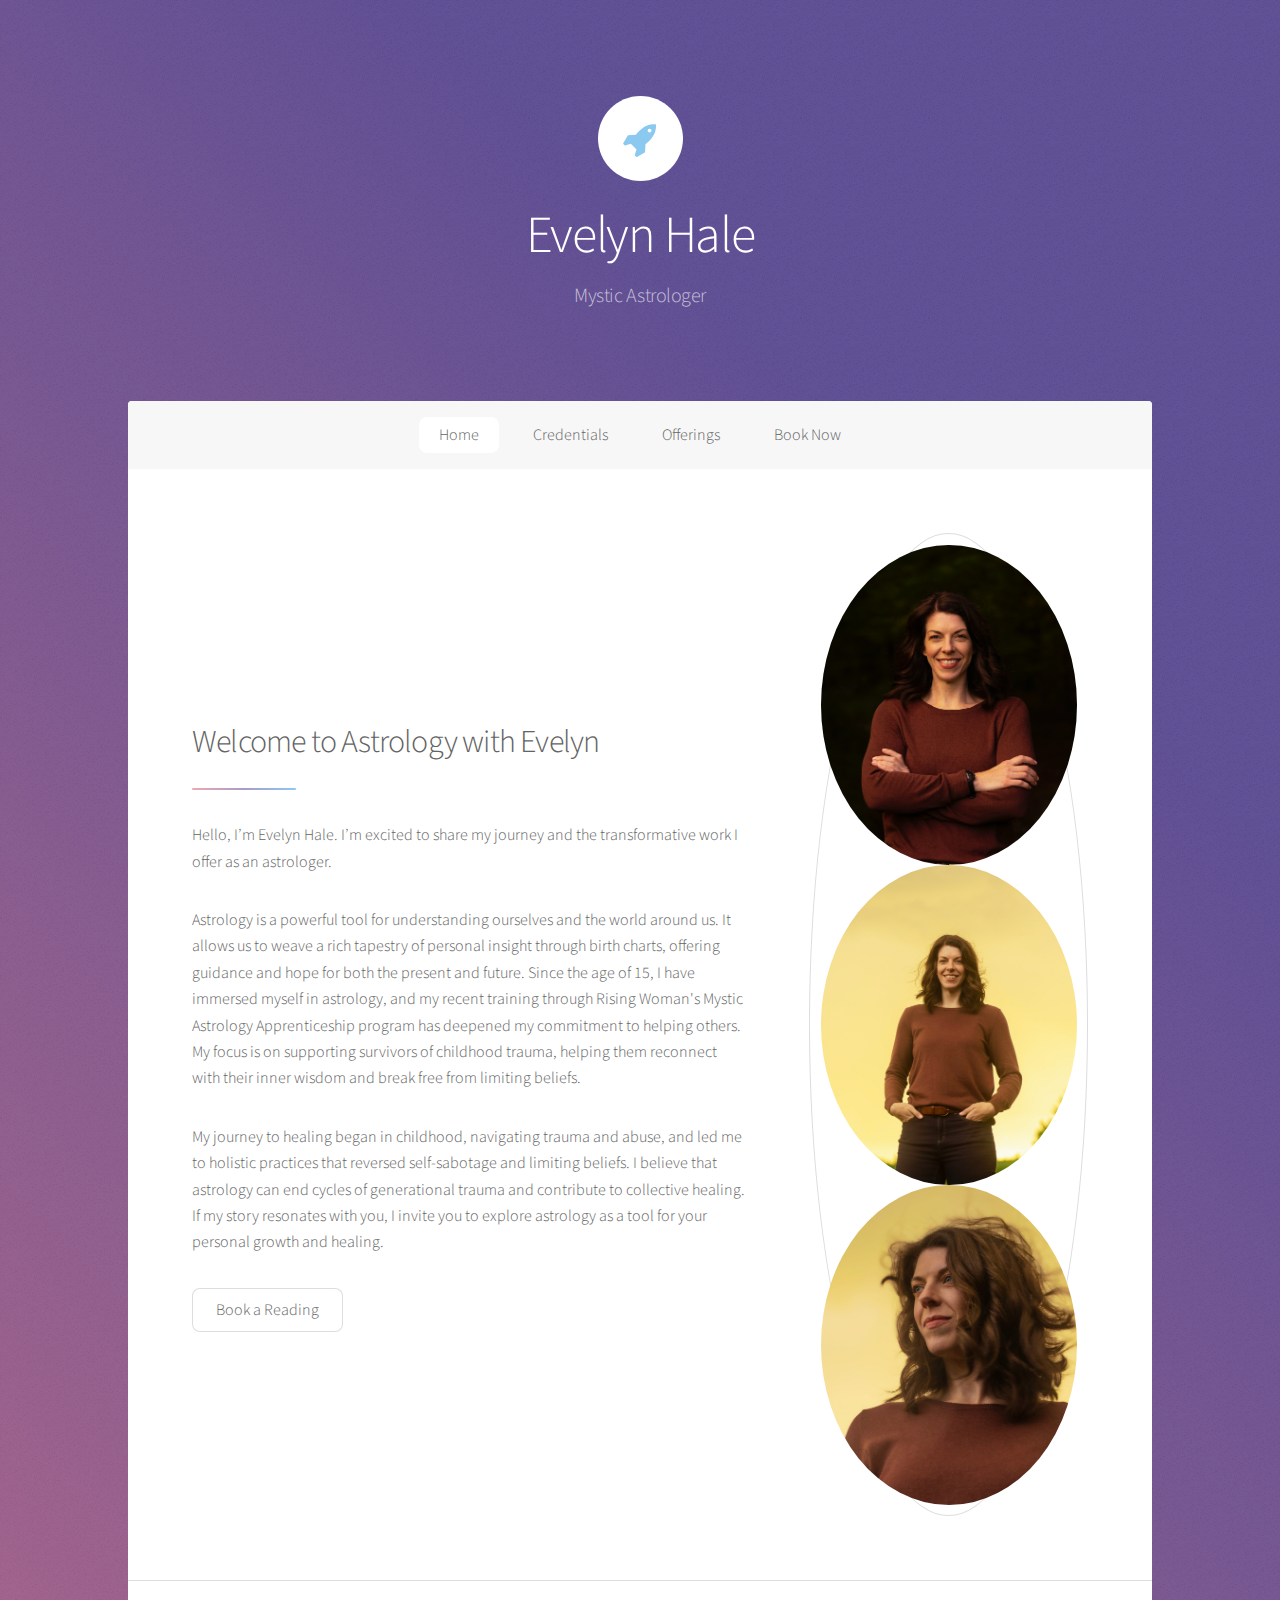
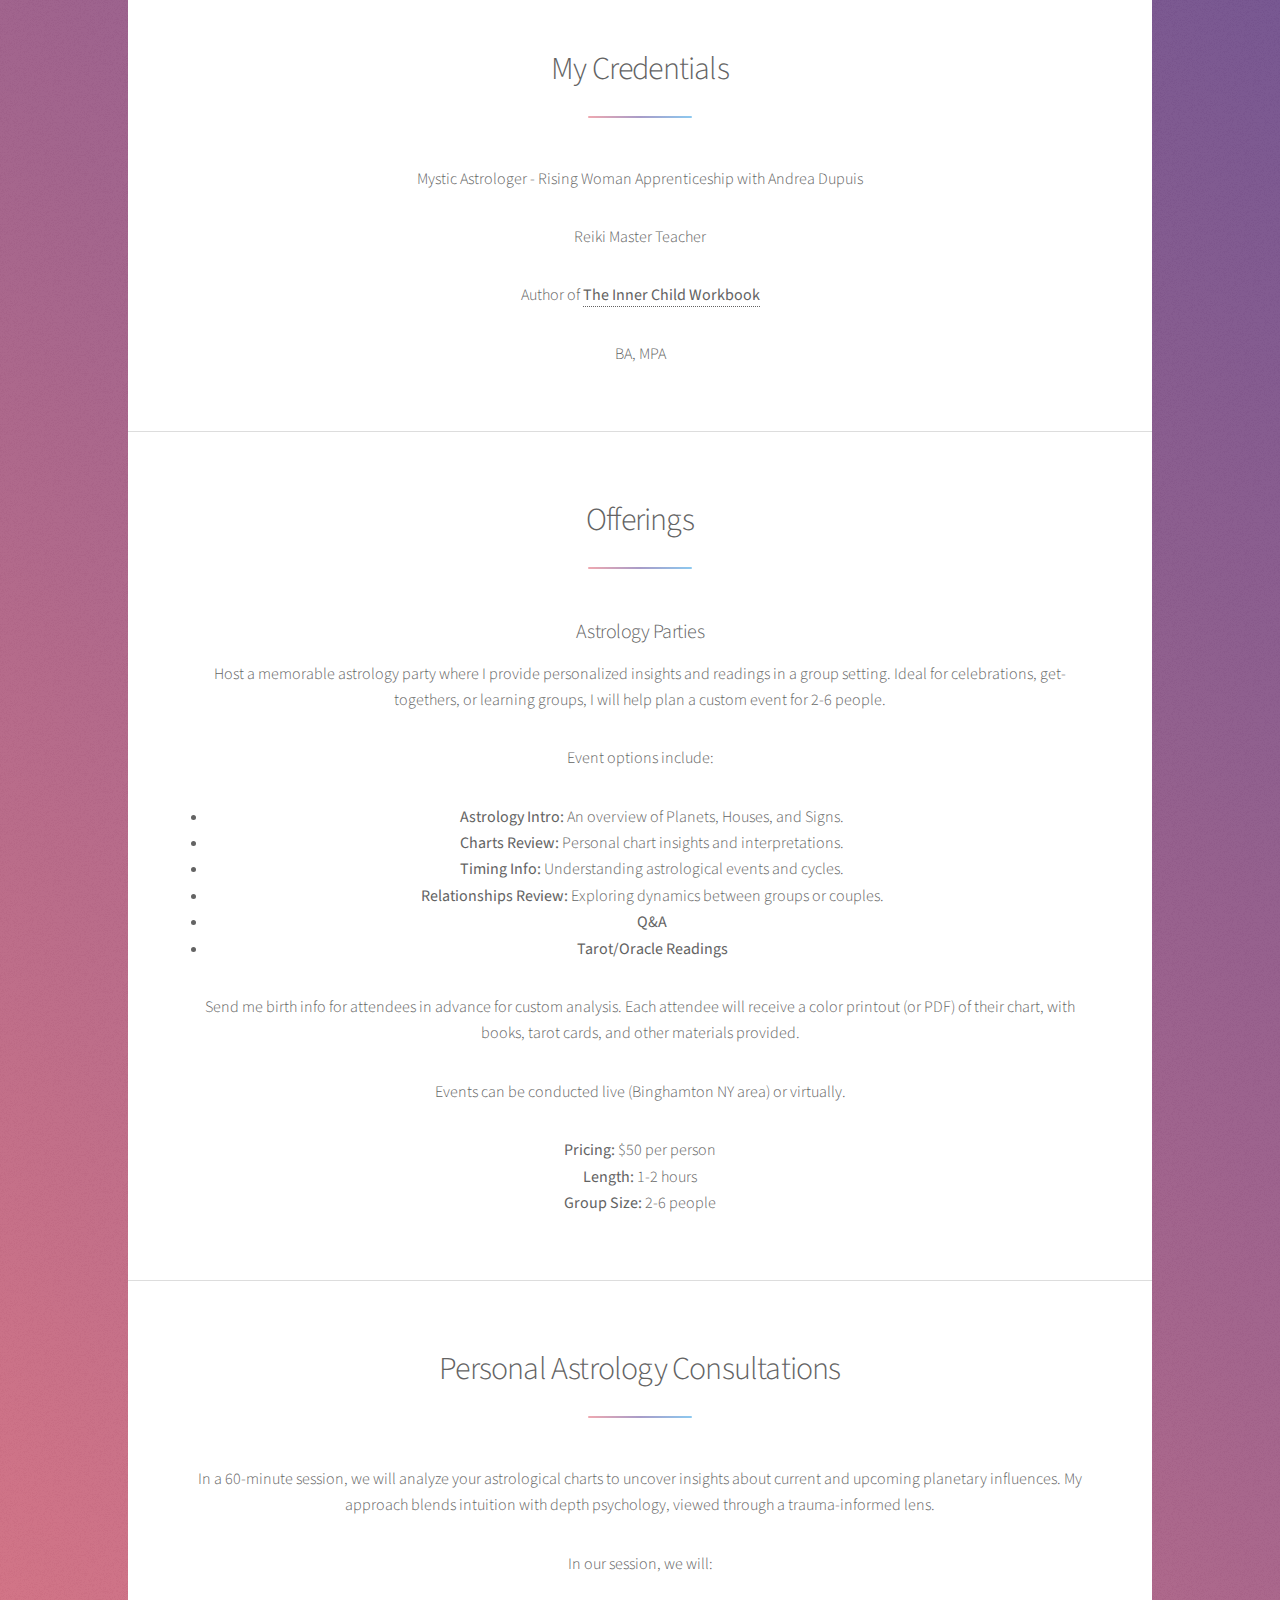
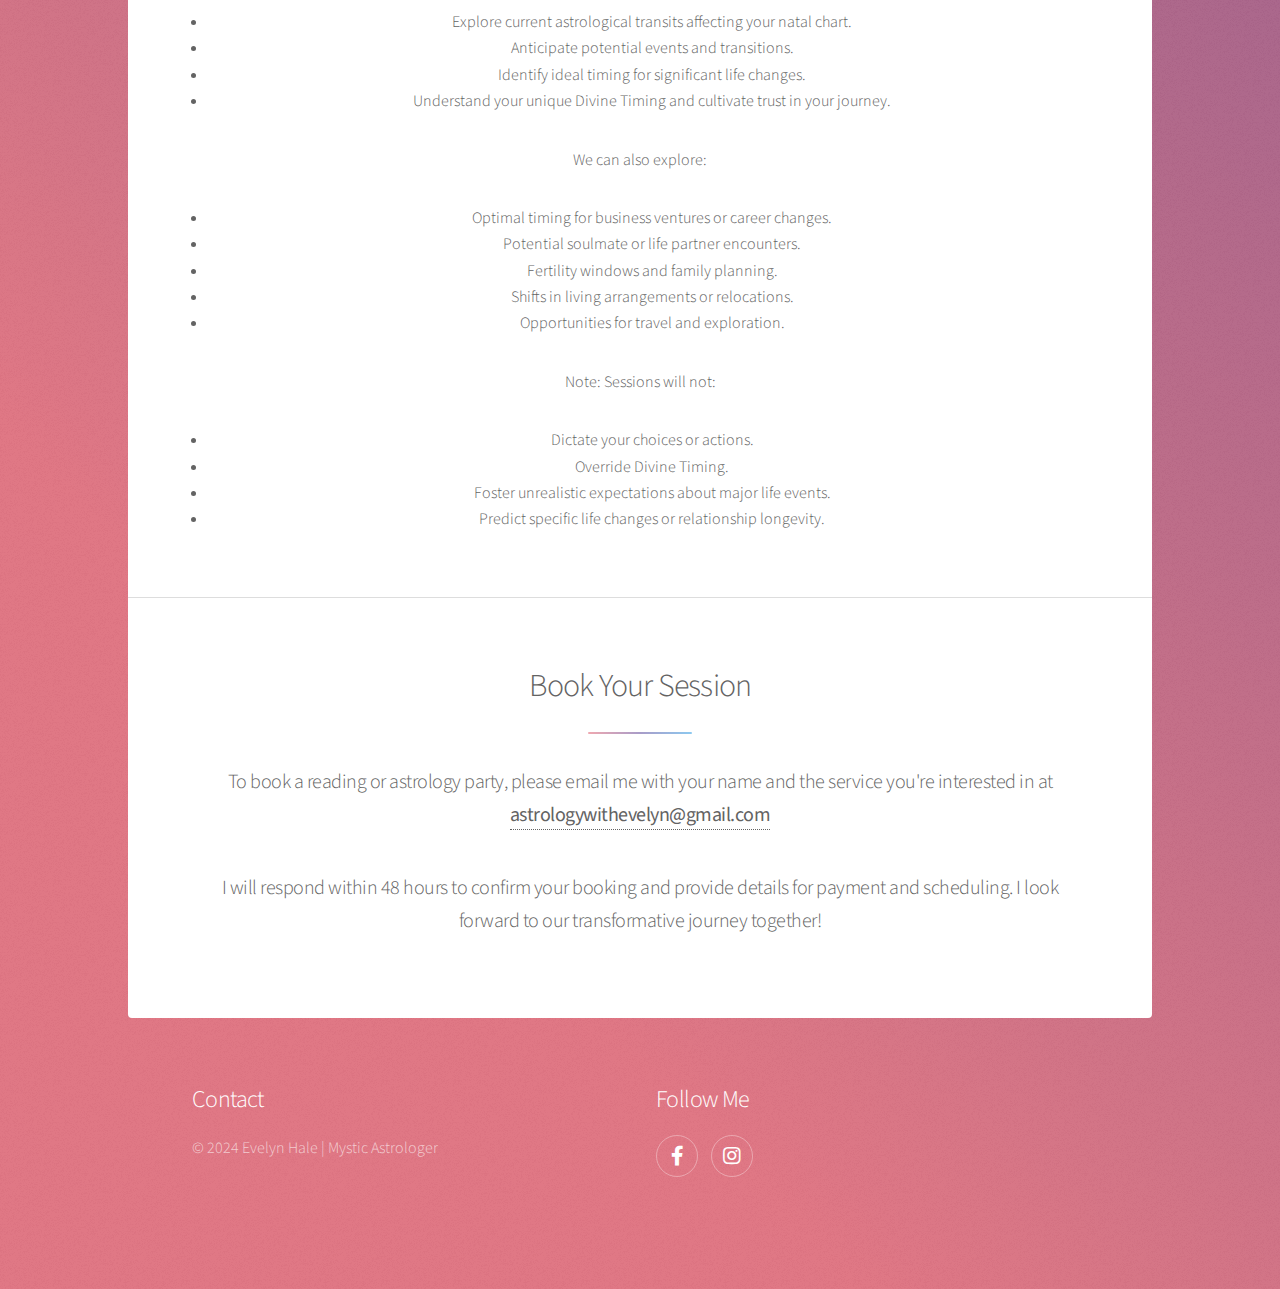
<file: index.html>
<!DOCTYPE HTML>
<!--
    Stellar by HTML5 UP
    html5up.net | @ajlkn
    Free for personal and commercial use under the CCA 3.0 license (html5up.net/license)
-->
<html>
    <head>
        <title>Evelyn Hale - Mystic Astrologer</title>
        <meta charset="utf-8" />
        <meta name="viewport" content="width=device-width, initial-scale=1, user-scalable=no" />
        <link rel="stylesheet" href="assets/css/main.css" />
        <noscript><link rel="stylesheet" href="assets/css/noscript.css" /></noscript>
    </head>
    <body class="is-preload">

        <!-- Wrapper -->
            <div id="wrapper">

                <!-- Header -->
                    <header id="header" class="alt">
                        <span class="logo"><img src="images/logo.svg" alt="Evelyn Hale - Mystic Astrologer Logo" /></span>
                        <h1>Evelyn Hale</h1>
                        <p>Mystic Astrologer</p>
                    </header>

                <!-- Nav -->
                    <nav id="nav">
                        <ul>
                            <li><a href="#welcome" class="active">Home</a></li>
                            <li><a href="#credentials">Credentials</a></li>
                            <li><a href="#offerings">Offerings</a></li>
                            <li><a href="#book-now">Book Now</a></li>
                        </ul>
                    </nav>

                <!-- Main -->
                    <div id="main">

                        <!-- Introduction -->
                            <section id="welcome" class="main">
                                <div class="spotlight">
                                    <div class="content">
                                        <header class="major">
                                            <h2>Welcome to Astrology with Evelyn</h2>
                                        </header>
                                        <p>Hello, I’m Evelyn Hale. I’m excited to share my journey and the transformative work I offer as an astrologer.</p>
                                        <p>Astrology is a powerful tool for understanding ourselves and the world around us. It allows us to weave a rich tapestry of personal insight through birth charts, offering guidance and hope for both the present and future. Since the age of 15, I have immersed myself in astrology, and my recent training through Rising Woman's Mystic Astrology Apprenticeship program has deepened my commitment to helping others. My focus is on supporting survivors of childhood trauma, helping them reconnect with their inner wisdom and break free from limiting beliefs.</p>
                                        <p>My journey to healing began in childhood, navigating trauma and abuse, and led me to holistic practices that reversed self-sabotage and limiting beliefs. I believe that astrology can end cycles of generational trauma and contribute to collective healing. If my story resonates with you, I invite you to explore astrology as a tool for your personal growth and healing.</p>
                                        <ul class="actions">
                                            <li><a href="#book-now" class="button">Book a Reading</a></li>
                                        </ul>
                                    </div>
                                    <span class="image">
                                        <img src="1.png" alt="Evelyn Hale - Image 1" width="200">
                                        <img src="2.png" alt="Evelyn Hale - Image 2" width="200">
                                        <img src="3.png" alt="Evelyn Hale - Image 3" width="200">
                                    </span>
                                </div>
                            </section>

                        <!-- First Section -->
                            <section id="credentials" class="main special">
                                <header class="major">
                                    <h2>My Credentials</h2>
                                </header>
                                <p>Mystic Astrologer - Rising Woman Apprenticeship with Andrea Dupuis</p>
                                <p>Reiki Master Teacher</p>
                                <p>Author of <strong><a href="https://www.amazon.com/dp/B09PP8VWYT">The Inner Child Workbook</a></strong></p>
                                <p>BA, MPA</p>
                            </section>

                        <!-- Second Section -->
                            <section id="offerings" class="main special">
                                <header class="major">
                                    <h2>Offerings</h2>
                                </header>
                                <h3>Astrology Parties</h3>
                                <p>Host a memorable astrology party where I provide personalized insights and readings in a group setting. Ideal for celebrations, get-togethers, or learning groups, I will help plan a custom event for 2-6 people.</p>
                                <p>Event options include:</p>
                                <ul>
                                    <li><strong>Astrology Intro:</strong> An overview of Planets, Houses, and Signs.</li>
                                    <li><strong>Charts Review:</strong> Personal chart insights and interpretations.</li>
                                    <li><strong>Timing Info:</strong> Understanding astrological events and cycles.</li>
                                    <li><strong>Relationships Review:</strong> Exploring dynamics between groups or couples.</li>
                                    <li><strong>Q&A</strong></li>
                                    <li><strong>Tarot/Oracle Readings</strong></li>
                                </ul>
                                <p>Send me birth info for attendees in advance for custom analysis. Each attendee will receive a color printout (or PDF) of their chart, with books, tarot cards, and other materials provided.</p>
                                <p>Events can be conducted live (Binghamton NY area) or virtually.</p>
                                <p><strong>Pricing:</strong> $50 per person<br>
                                <strong>Length:</strong> 1-2 hours<br>
                                <strong>Group Size:</strong> 2-6 people</p>
                            </section>

                        <!-- Get Started -->
                            <section id="personal-consultations" class="main special">
                                <header class="major">
                                    <h2>Personal Astrology Consultations</h2>
                                </header>
                                <p>In a 60-minute session, we will analyze your astrological charts to uncover insights about current and upcoming planetary influences. My approach blends intuition with depth psychology, viewed through a trauma-informed lens.</p>
                                <p>In our session, we will:</p>
                                <ul>
                                    <li>Explore current astrological transits affecting your natal chart.</li>
                                    <li>Anticipate potential events and transitions.</li>
                                    <li>Identify ideal timing for significant life changes.</li>
                                    <li>Understand your unique Divine Timing and cultivate trust in your journey.</li>
                                </ul>
                                <p>We can also explore:</p>
                                <ul>
                                    <li>Optimal timing for business ventures or career changes.</li>
                                    <li>Potential soulmate or life partner encounters.</li>
                                    <li>Fertility windows and family planning.</li>
                                    <li>Shifts in living arrangements or relocations.</li>
                                    <li>Opportunities for travel and exploration.</li>
                                </ul>
                                <p>Note: Sessions will not:</p>
                                <ul>
                                    <li>Dictate your choices or actions.</li>
                                    <li>Override Divine Timing.</li>
                                    <li>Foster unrealistic expectations about major life events.</li>
                                    <li>Predict specific life changes or relationship longevity.</li>
                                </ul>
                            </section>

                        <!-- Book Now -->
                            <section id="book-now" class="main special">
                                <header class="major">
                                    <h2>Book Your Session</h2>
                                    <p>To book a reading or astrology party, please email me with your name and the service you're interested in at <strong><a href="mailto:astrologywithevelyn@gmail.com">astrologywithevelyn@gmail.com</a></strong></p>
                                    <p>I will respond within 48 hours to confirm your booking and provide details for payment and scheduling. I look forward to our transformative journey together!</p>
                                </header>
                            </section>

                    </div>

                <!-- Footer -->
                    <footer id="footer">
                        <section>
                            <h2>Contact</h2>
                            <p>© 2024 Evelyn Hale | Mystic Astrologer</p>
                        </section>
                        <section>
                            <h2>Follow Me</h2>
                            <ul class="icons">
                                <li><a href="https://www.facebook.com/innerlighthealing" class="icon brands fa-facebook-f alt"><span class="label">Facebook</span></a></li>
                                <li><a href="https://www.instagram.com/innerlighthealing" class="icon brands fa-instagram alt"><span class="label">Instagram</span></a></li>
                            </ul>
                        </section>
                    </footer>

            </div>

        <!-- Scripts -->
            <script src="assets/js/jquery.min.js"></script>
            <script src="assets/js/jquery.scrollex.min.js"></script>
            <script src="assets/js/jquery.scrolly.min.js"></script>
            <script src="assets/js/browser.min.js"></script>
            <script src="assets/js/breakpoints.min.js"></script>
            <script src="assets/js/util.js"></script>
            <script src="assets/js/main.js"></script>

    </body>
</html>
</file>
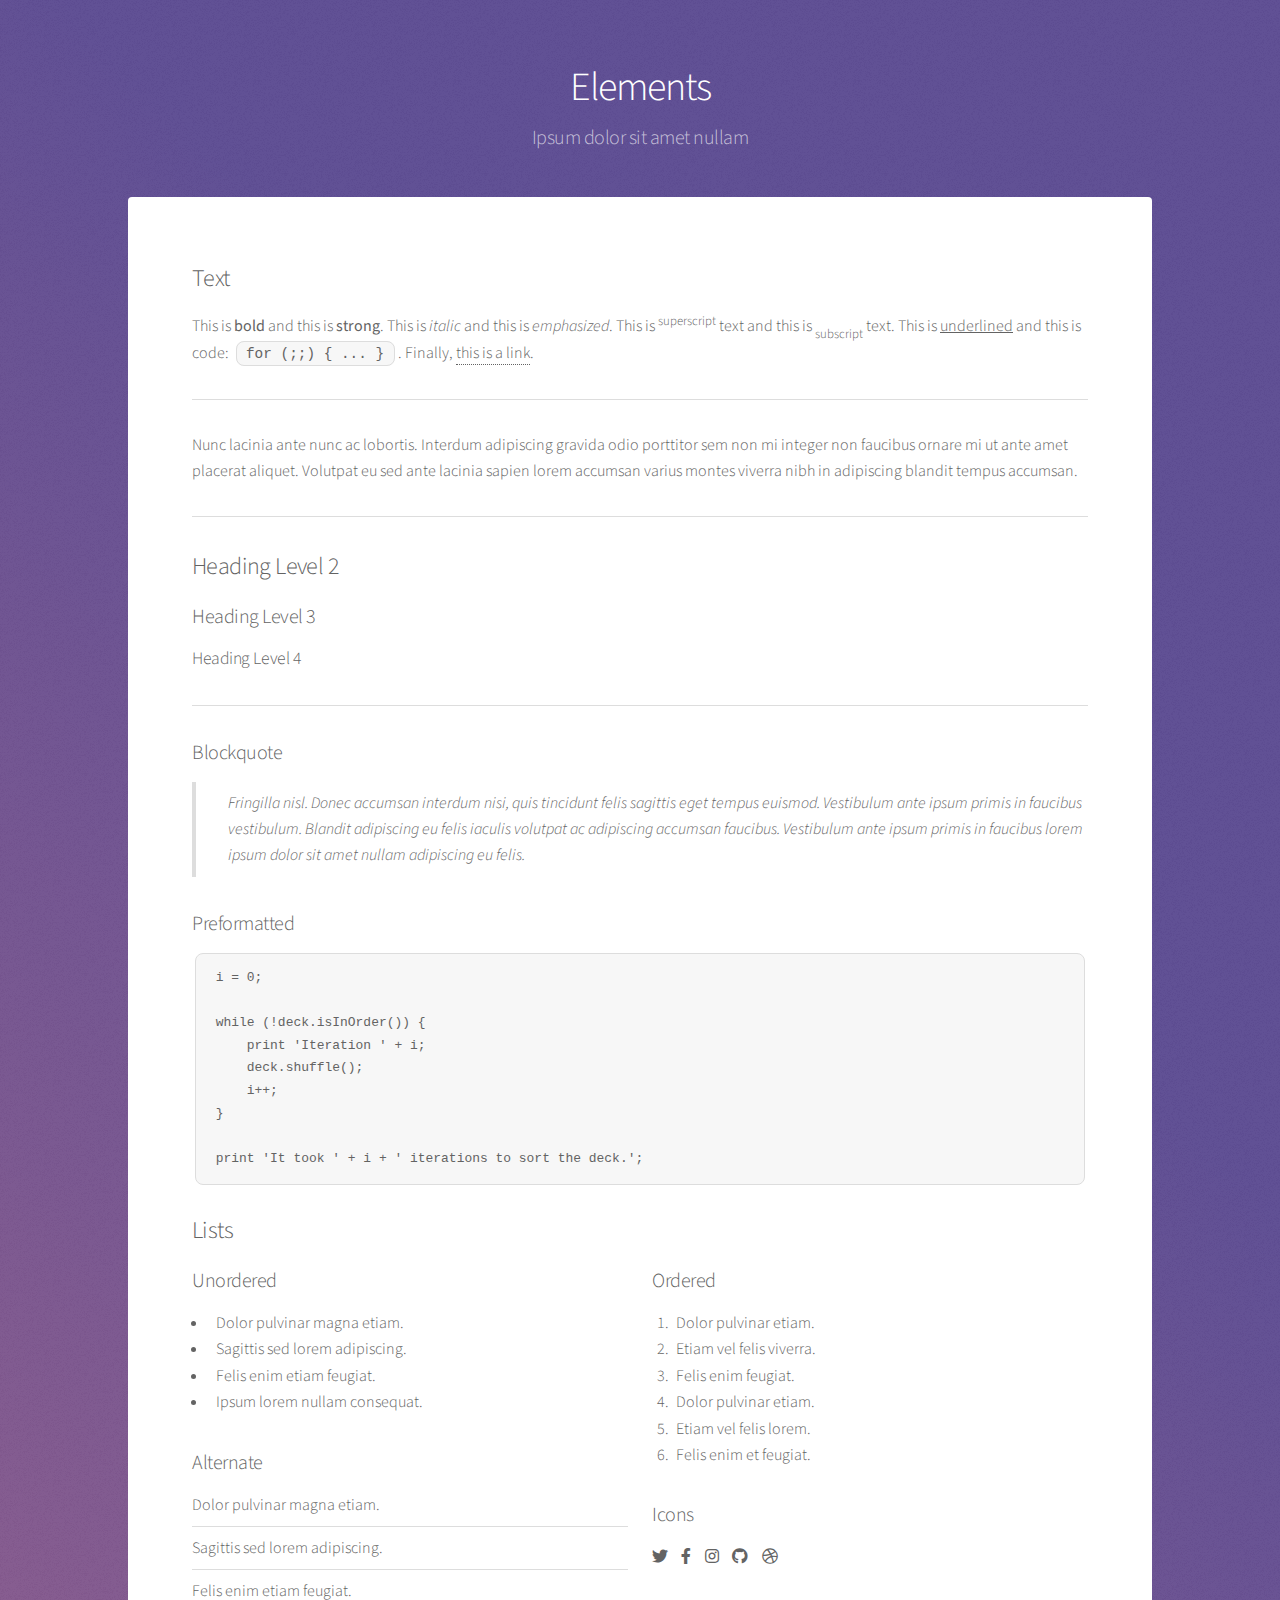
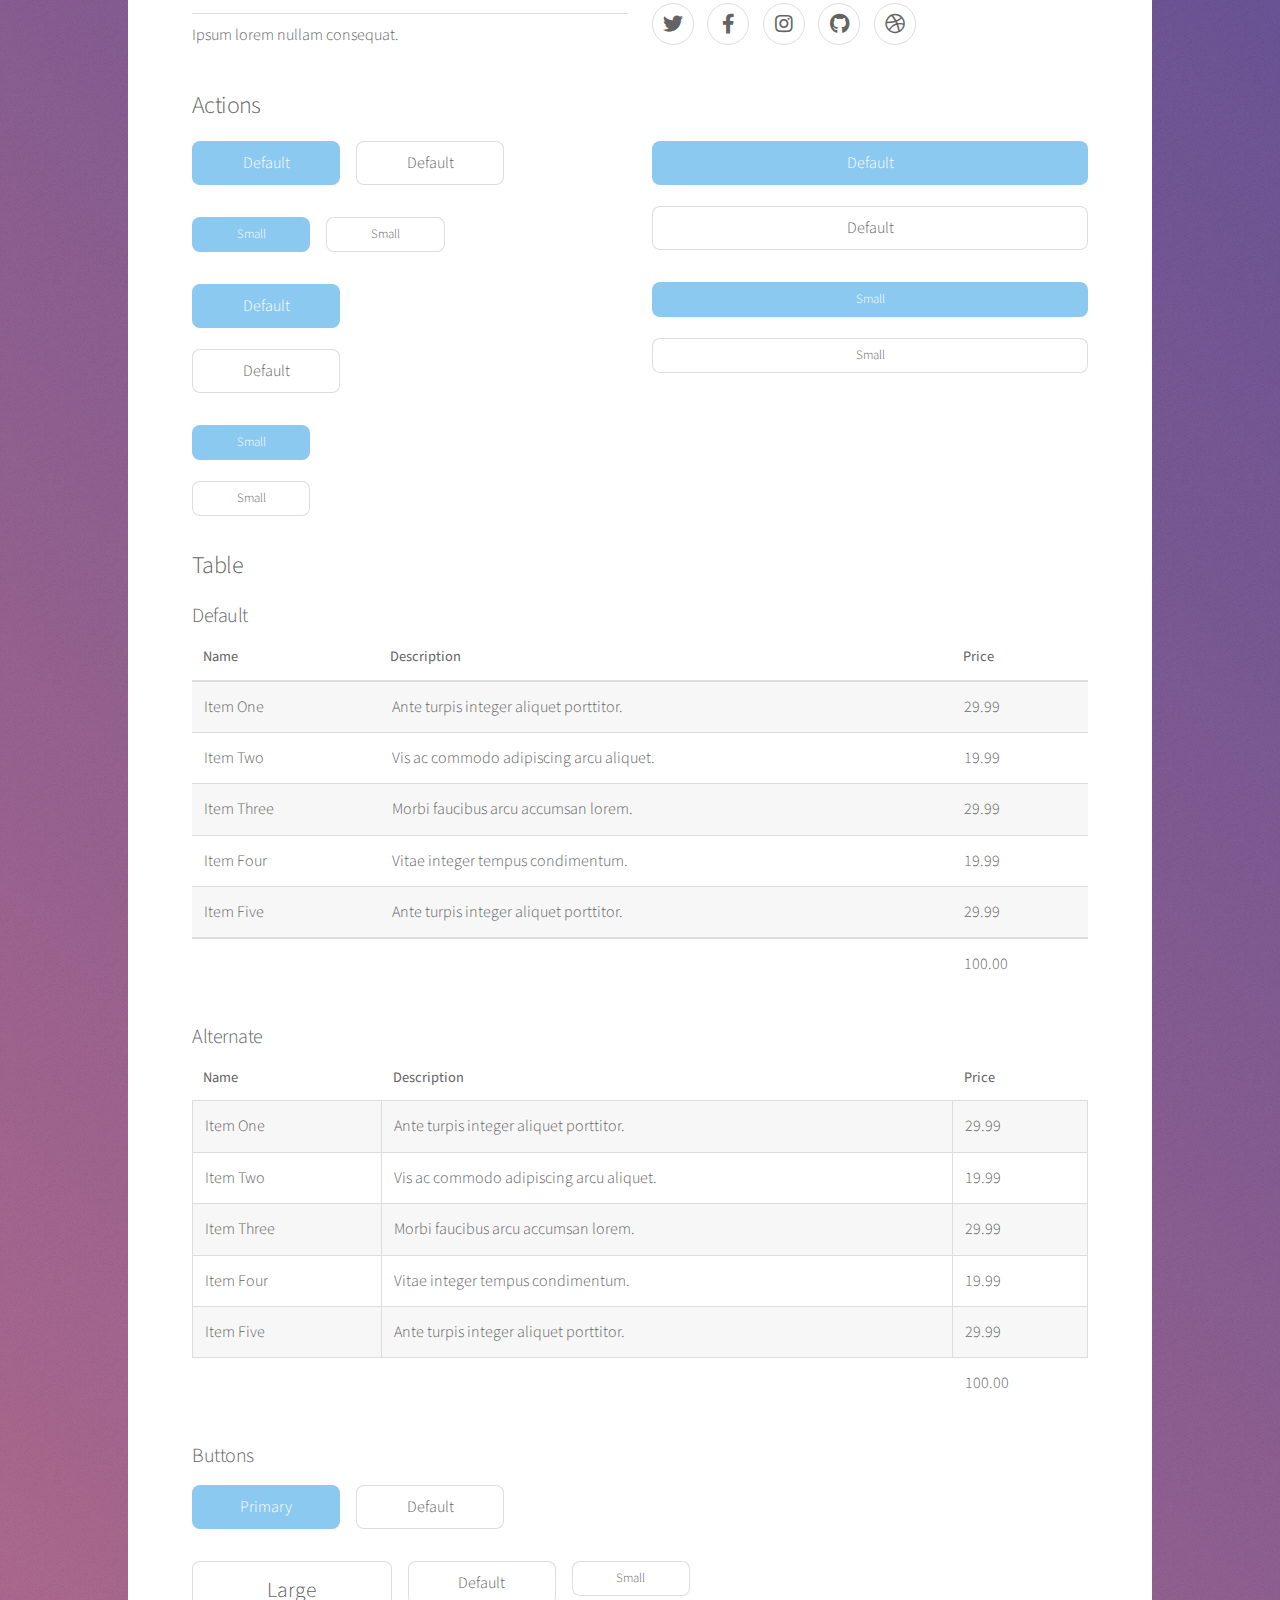
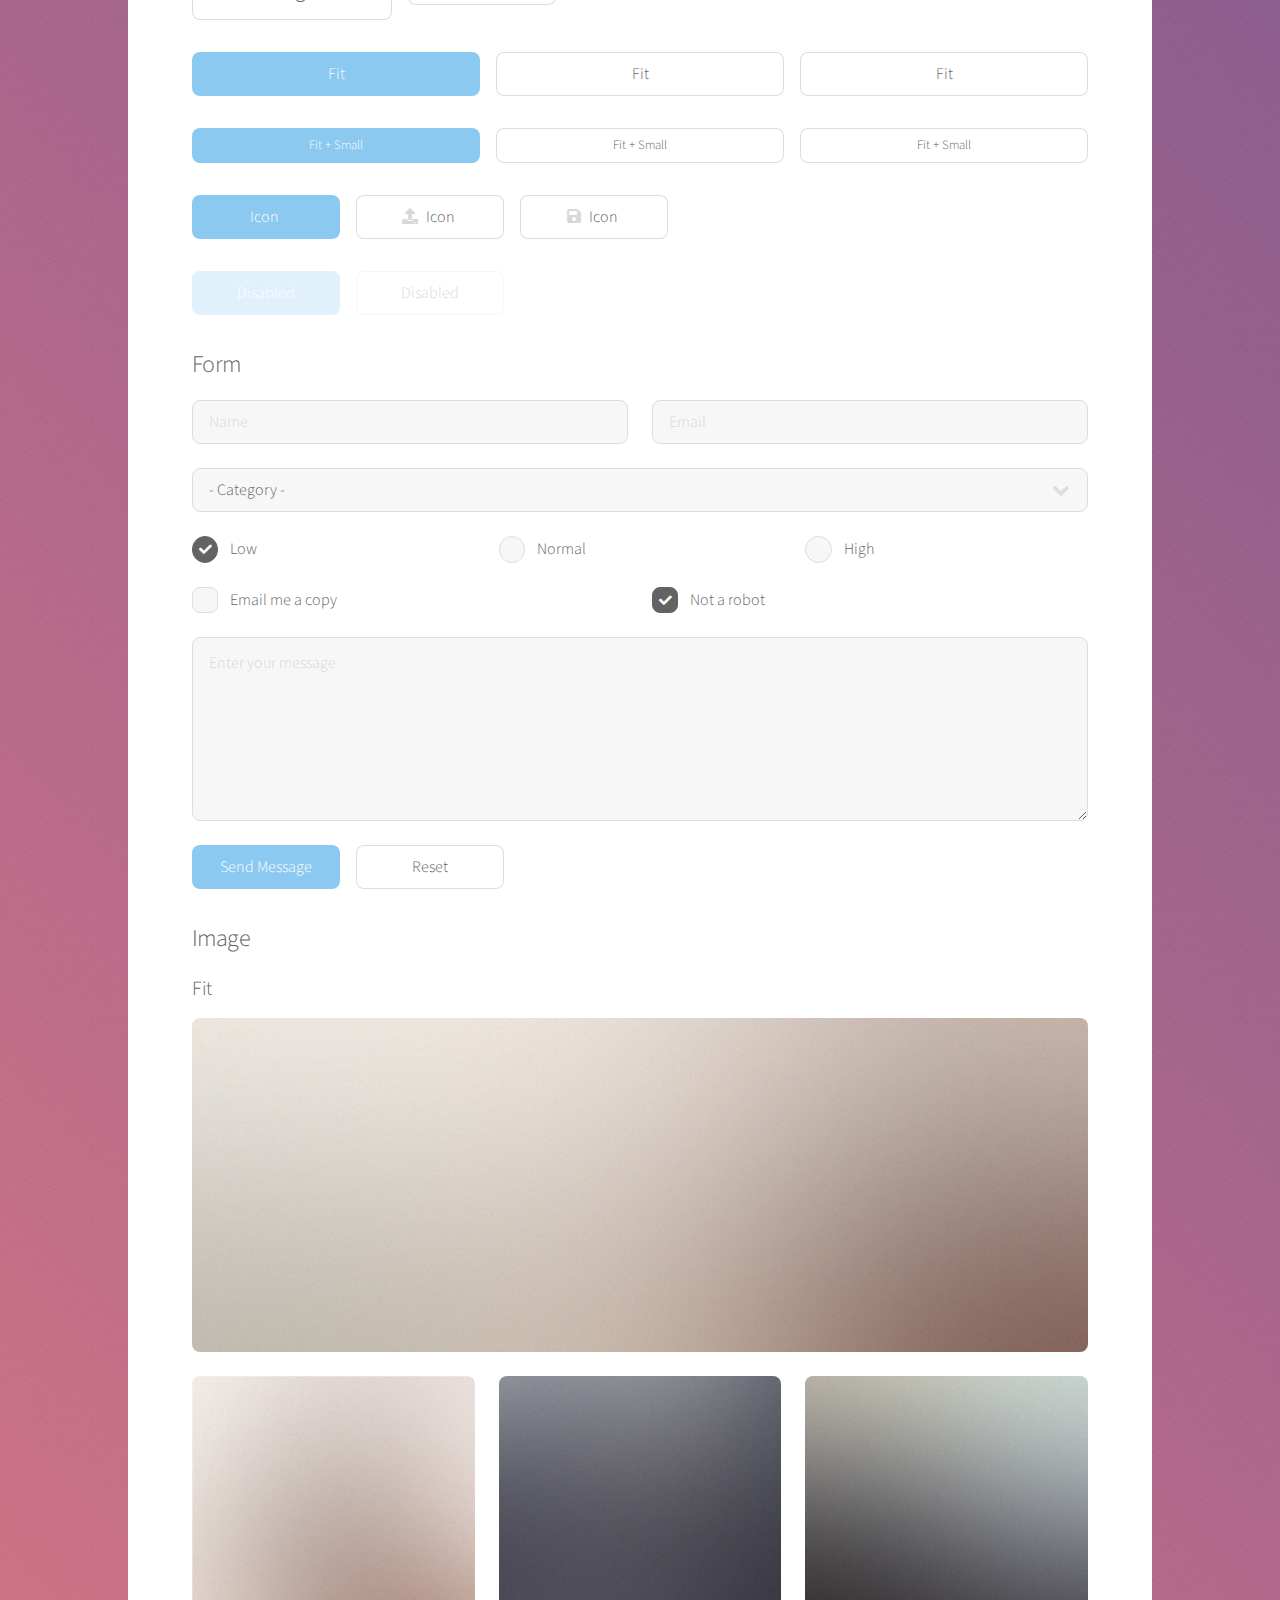
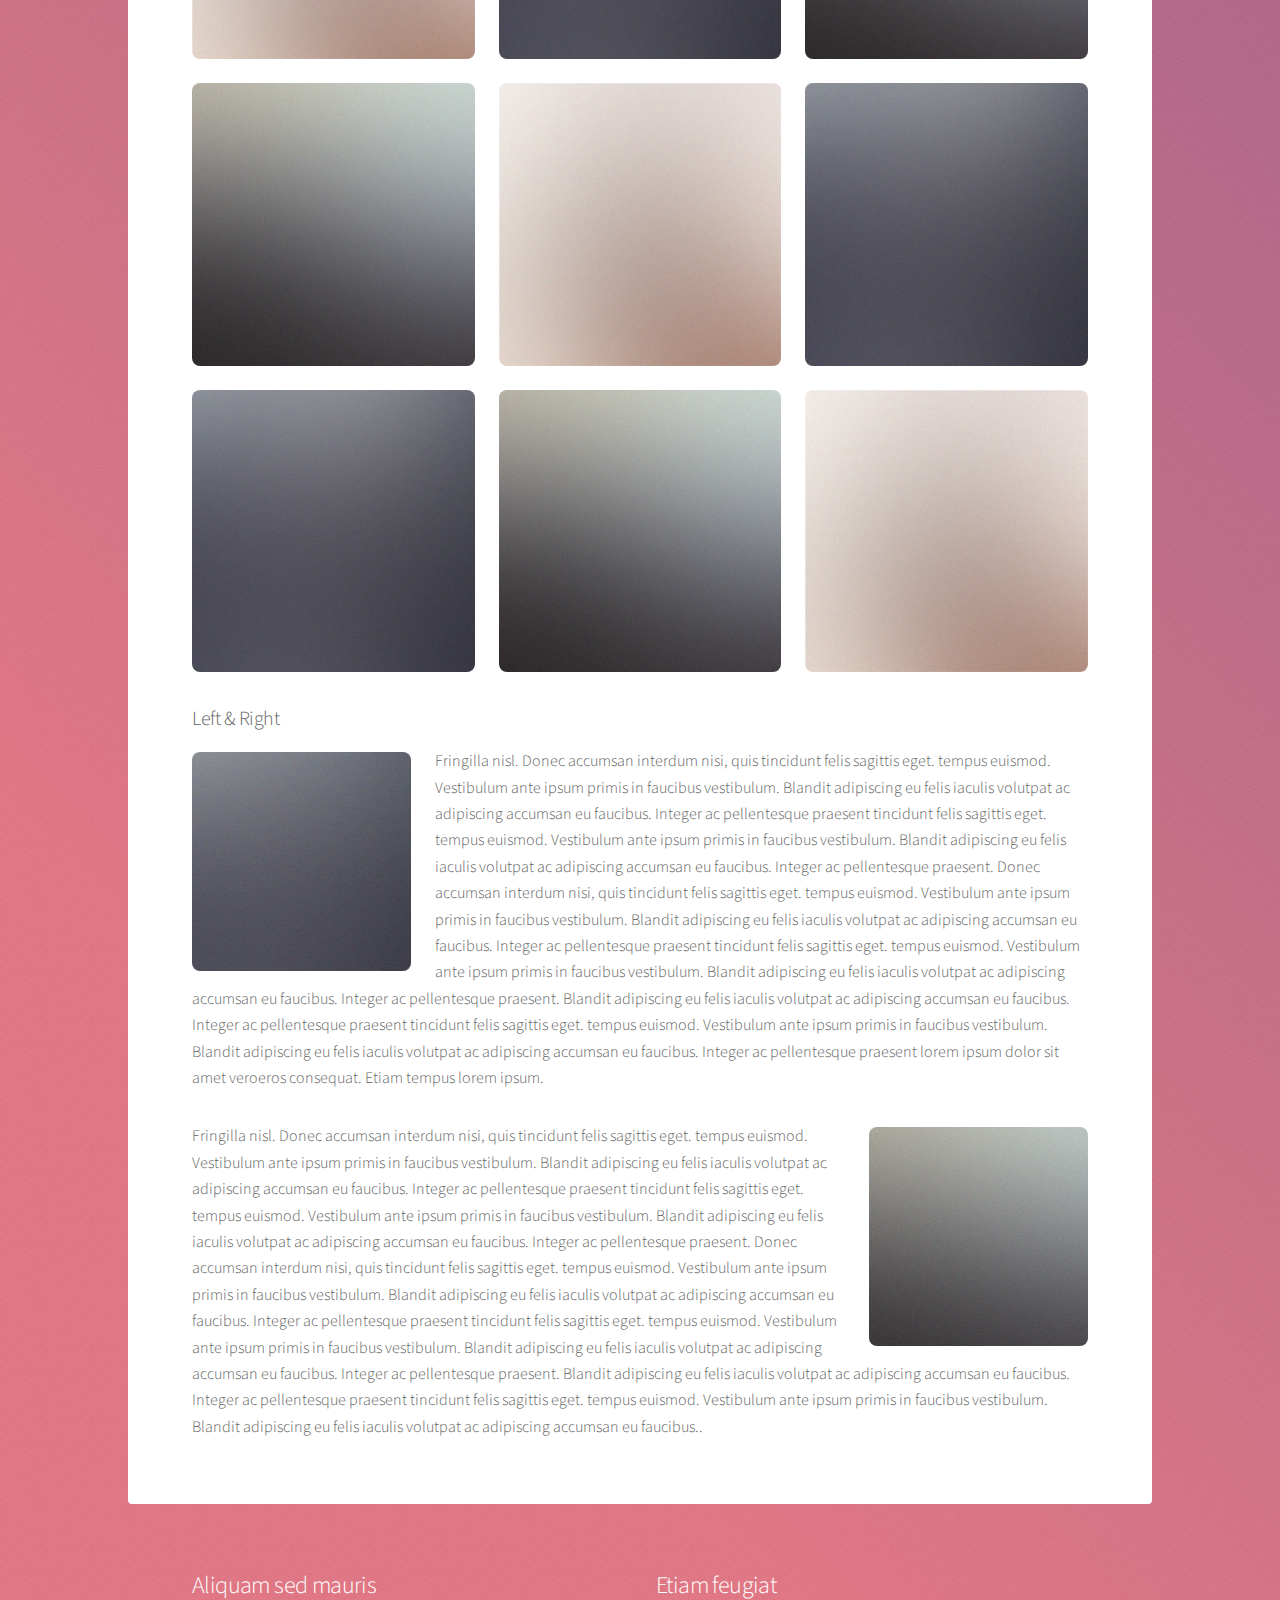
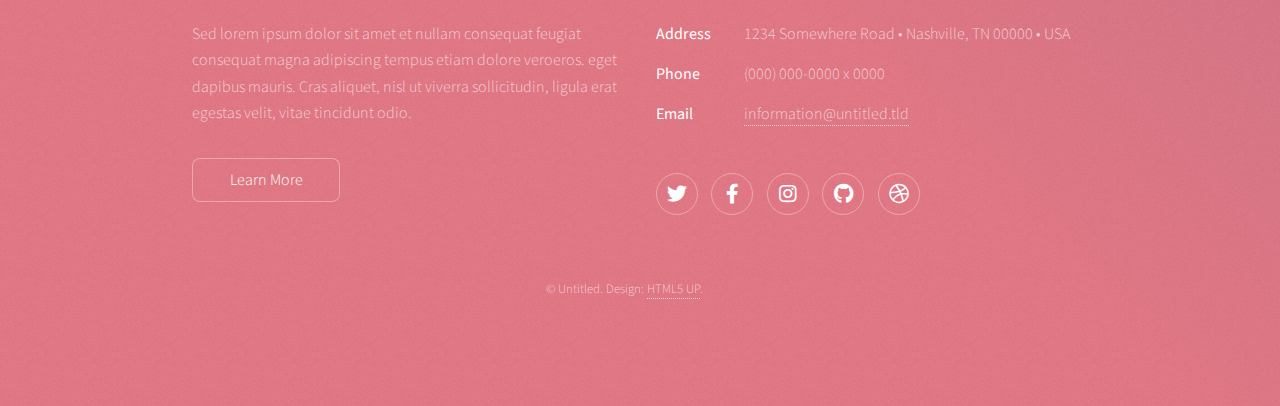
<file: elements.html>
<!DOCTYPE HTML>
<!--
	Stellar by HTML5 UP
	html5up.net | @ajlkn
	Free for personal and commercial use under the CCA 3.0 license (html5up.net/license)
-->
<html>
	<head>
		<title>Elements - Stellar by HTML5 UP</title>
		<meta charset="utf-8" />
		<meta name="viewport" content="width=device-width, initial-scale=1, user-scalable=no" />
		<link rel="stylesheet" href="assets/css/main.css" />
		<noscript><link rel="stylesheet" href="assets/css/noscript.css" /></noscript>
	</head>
	<body class="is-preload">

		<!-- Wrapper -->
			<div id="wrapper">

				<!-- Header -->
					<header id="header">
						<h1>Elements</h1>
						<p>Ipsum dolor sit amet nullam</p>
					</header>

				<!-- Main -->
					<div id="main">

						<!-- Content -->
							<section id="content" class="main">

								<!-- Text -->
									<section>
										<h2>Text</h2>
										<p>This is <b>bold</b> and this is <strong>strong</strong>. This is <i>italic</i> and this is <em>emphasized</em>.
										This is <sup>superscript</sup> text and this is <sub>subscript</sub> text.
										This is <u>underlined</u> and this is code: <code>for (;;) { ... }</code>. Finally, <a href="#">this is a link</a>.</p>
										<hr />
										<p>Nunc lacinia ante nunc ac lobortis. Interdum adipiscing gravida odio porttitor sem non mi integer non faucibus ornare mi ut ante amet placerat aliquet. Volutpat eu sed ante lacinia sapien lorem accumsan varius montes viverra nibh in adipiscing blandit tempus accumsan.</p>
										<hr />
										<h2>Heading Level 2</h2>
										<h3>Heading Level 3</h3>
										<h4>Heading Level 4</h4>
										<hr />
										<h3>Blockquote</h3>
										<blockquote>Fringilla nisl. Donec accumsan interdum nisi, quis tincidunt felis sagittis eget tempus euismod. Vestibulum ante ipsum primis in faucibus vestibulum. Blandit adipiscing eu felis iaculis volutpat ac adipiscing accumsan faucibus. Vestibulum ante ipsum primis in faucibus lorem ipsum dolor sit amet nullam adipiscing eu felis.</blockquote>
										<h3>Preformatted</h3>
										<pre><code>i = 0;

while (!deck.isInOrder()) {
    print 'Iteration ' + i;
    deck.shuffle();
    i++;
}

print 'It took ' + i + ' iterations to sort the deck.';</code></pre>
									</section>

								<!-- Lists -->
									<section>
										<h2>Lists</h2>
										<div class="row">
											<div class="col-6 col-12-medium">
												<h3>Unordered</h3>
												<ul>
													<li>Dolor pulvinar magna etiam.</li>
													<li>Sagittis sed lorem adipiscing.</li>
													<li>Felis enim etiam feugiat.</li>
													<li>Ipsum lorem nullam consequat.</li>
												</ul>
												<h3>Alternate</h3>
												<ul class="alt">
													<li>Dolor pulvinar magna etiam.</li>
													<li>Sagittis sed lorem adipiscing.</li>
													<li>Felis enim etiam feugiat.</li>
													<li>Ipsum lorem nullam consequat.</li>
												</ul>
											</div>
											<div class="col-6 col-12-medium">
												<h3>Ordered</h3>
												<ol>
													<li>Dolor pulvinar etiam.</li>
													<li>Etiam vel felis viverra.</li>
													<li>Felis enim feugiat.</li>
													<li>Dolor pulvinar etiam.</li>
													<li>Etiam vel felis lorem.</li>
													<li>Felis enim et feugiat.</li>
												</ol>
												<h3>Icons</h3>
												<ul class="icons">
													<li><a href="#" class="icon brands fa-twitter"><span class="label">Twitter</span></a></li>
													<li><a href="#" class="icon brands fa-facebook-f"><span class="label">Facebook</span></a></li>
													<li><a href="#" class="icon brands fa-instagram"><span class="label">Instagram</span></a></li>
													<li><a href="#" class="icon brands fa-github"><span class="label">GitHub</span></a></li>
													<li><a href="#" class="icon brands fa-dribbble"><span class="label">Dribbble</span></a></li>
												</ul>
												<ul class="icons">
													<li><a href="#" class="icon brands alt fa-twitter"><span class="label">Twitter</span></a></li>
													<li><a href="#" class="icon brands alt fa-facebook-f"><span class="label">Facebook</span></a></li>
													<li><a href="#" class="icon brands alt fa-instagram"><span class="label">Instagram</span></a></li>
													<li><a href="#" class="icon brands alt fa-github"><span class="label">GitHub</span></a></li>
													<li><a href="#" class="icon brands alt fa-dribbble"><span class="label">Dribbble</span></a></li>
												</ul>
											</div>
										</div>
										<h2>Actions</h2>
										<div class="row">
											<div class="col-6 col-12-medium">
												<ul class="actions">
													<li><a href="#" class="button primary">Default</a></li>
													<li><a href="#" class="button">Default</a></li>
												</ul>
												<ul class="actions small">
													<li><a href="#" class="button primary small">Small</a></li>
													<li><a href="#" class="button small">Small</a></li>
												</ul>
												<ul class="actions stacked">
													<li><a href="#" class="button primary">Default</a></li>
													<li><a href="#" class="button">Default</a></li>
												</ul>
												<ul class="actions stacked">
													<li><a href="#" class="button primary small">Small</a></li>
													<li><a href="#" class="button small">Small</a></li>
												</ul>
											</div>
											<div class="col-6 col-12-medium">
												<ul class="actions stacked">
													<li><a href="#" class="button primary fit">Default</a></li>
													<li><a href="#" class="button fit">Default</a></li>
												</ul>
												<ul class="actions stacked">
													<li><a href="#" class="button primary small fit">Small</a></li>
													<li><a href="#" class="button small fit">Small</a></li>
												</ul>
											</div>
										</div>
									</section>

								<!-- Table -->
									<section>
										<h2>Table</h2>
										<h3>Default</h3>
										<div class="table-wrapper">
											<table>
												<thead>
													<tr>
														<th>Name</th>
														<th>Description</th>
														<th>Price</th>
													</tr>
												</thead>
												<tbody>
													<tr>
														<td>Item One</td>
														<td>Ante turpis integer aliquet porttitor.</td>
														<td>29.99</td>
													</tr>
													<tr>
														<td>Item Two</td>
														<td>Vis ac commodo adipiscing arcu aliquet.</td>
														<td>19.99</td>
													</tr>
													<tr>
														<td>Item Three</td>
														<td> Morbi faucibus arcu accumsan lorem.</td>
														<td>29.99</td>
													</tr>
													<tr>
														<td>Item Four</td>
														<td>Vitae integer tempus condimentum.</td>
														<td>19.99</td>
													</tr>
													<tr>
														<td>Item Five</td>
														<td>Ante turpis integer aliquet porttitor.</td>
														<td>29.99</td>
													</tr>
												</tbody>
												<tfoot>
													<tr>
														<td colspan="2"></td>
														<td>100.00</td>
													</tr>
												</tfoot>
											</table>
										</div>

										<h3>Alternate</h3>
										<div class="table-wrapper">
											<table class="alt">
												<thead>
													<tr>
														<th>Name</th>
														<th>Description</th>
														<th>Price</th>
													</tr>
												</thead>
												<tbody>
													<tr>
														<td>Item One</td>
														<td>Ante turpis integer aliquet porttitor.</td>
														<td>29.99</td>
													</tr>
													<tr>
														<td>Item Two</td>
														<td>Vis ac commodo adipiscing arcu aliquet.</td>
														<td>19.99</td>
													</tr>
													<tr>
														<td>Item Three</td>
														<td> Morbi faucibus arcu accumsan lorem.</td>
														<td>29.99</td>
													</tr>
													<tr>
														<td>Item Four</td>
														<td>Vitae integer tempus condimentum.</td>
														<td>19.99</td>
													</tr>
													<tr>
														<td>Item Five</td>
														<td>Ante turpis integer aliquet porttitor.</td>
														<td>29.99</td>
													</tr>
												</tbody>
												<tfoot>
													<tr>
														<td colspan="2"></td>
														<td>100.00</td>
													</tr>
												</tfoot>
											</table>
										</div>
									</section>

								<!-- Buttons -->
									<section>
										<h3>Buttons</h3>
										<ul class="actions">
											<li><a href="#" class="button primary">Primary</a></li>
											<li><a href="#" class="button">Default</a></li>
										</ul>
										<ul class="actions">
											<li><a href="#" class="button large">Large</a></li>
											<li><a href="#" class="button">Default</a></li>
											<li><a href="#" class="button small">Small</a></li>
										</ul>
										<ul class="actions fit">
											<li><a href="#" class="button primary fit">Fit</a></li>
											<li><a href="#" class="button fit">Fit</a></li>
											<li><a href="#" class="button fit">Fit</a></li>
										</ul>
										<ul class="actions fit small">
											<li><a href="#" class="button primary fit small">Fit + Small</a></li>
											<li><a href="#" class="button fit small">Fit + Small</a></li>
											<li><a href="#" class="button fit small">Fit + Small</a></li>
										</ul>
										<ul class="actions">
											<li><a href="#" class="button primary icon solidfa-download">Icon</a></li>
											<li><a href="#" class="button icon solid fa-upload">Icon</a></li>
											<li><a href="#" class="button icon solid fa-save">Icon</a></li>
										</ul>
										<ul class="actions">
											<li><span class="button primary disabled">Disabled</span></li>
											<li><span class="button disabled">Disabled</span></li>
										</ul>
									</section>

								<!-- Form -->
									<section>
										<h2>Form</h2>
										<form method="post" action="#">
											<div class="row gtr-uniform">
												<div class="col-6 col-12-xsmall">
													<input type="text" name="demo-name" id="demo-name" value="" placeholder="Name" />
												</div>
												<div class="col-6 col-12-xsmall">
													<input type="email" name="demo-email" id="demo-email" value="" placeholder="Email" />
												</div>
												<div class="col-12">
													<select name="demo-category" id="demo-category">
														<option value="">- Category -</option>
														<option value="1">Manufacturing</option>
														<option value="1">Shipping</option>
														<option value="1">Administration</option>
														<option value="1">Human Resources</option>
													</select>
												</div>
												<div class="col-4 col-12-small">
													<input type="radio" id="demo-priority-low" name="demo-priority" checked>
													<label for="demo-priority-low">Low</label>
												</div>
												<div class="col-4 col-12-small">
													<input type="radio" id="demo-priority-normal" name="demo-priority">
													<label for="demo-priority-normal">Normal</label>
												</div>
												<div class="col-4 col-12-small">
													<input type="radio" id="demo-priority-high" name="demo-priority">
													<label for="demo-priority-high">High</label>
												</div>
												<div class="col-6 col-12-small">
													<input type="checkbox" id="demo-copy" name="demo-copy">
													<label for="demo-copy">Email me a copy</label>
												</div>
												<div class="col-6 col-12-small">
													<input type="checkbox" id="demo-human" name="demo-human" checked>
													<label for="demo-human">Not a robot</label>
												</div>
												<div class="col-12">
													<textarea name="demo-message" id="demo-message" placeholder="Enter your message" rows="6"></textarea>
												</div>
												<div class="col-12">
													<ul class="actions">
														<li><input type="submit" value="Send Message" class="primary" /></li>
														<li><input type="reset" value="Reset" /></li>
													</ul>
												</div>
											</div>
										</form>
									</section>

								<!-- Image -->
									<section>
										<h2>Image</h2>
										<h3>Fit</h3>
										<div class="box alt">
											<div class="row gtr-uniform">
												<div class="col-12"><span class="image fit"><img src="images/pic04.jpg" alt="" /></span></div>
												<div class="col-4"><span class="image fit"><img src="images/pic01.jpg" alt="" /></span></div>
												<div class="col-4"><span class="image fit"><img src="images/pic02.jpg" alt="" /></span></div>
												<div class="col-4"><span class="image fit"><img src="images/pic03.jpg" alt="" /></span></div>
												<div class="col-4"><span class="image fit"><img src="images/pic03.jpg" alt="" /></span></div>
												<div class="col-4"><span class="image fit"><img src="images/pic01.jpg" alt="" /></span></div>
												<div class="col-4"><span class="image fit"><img src="images/pic02.jpg" alt="" /></span></div>
												<div class="col-4"><span class="image fit"><img src="images/pic02.jpg" alt="" /></span></div>
												<div class="col-4"><span class="image fit"><img src="images/pic03.jpg" alt="" /></span></div>
												<div class="col-4"><span class="image fit"><img src="images/pic01.jpg" alt="" /></span></div>
											</div>
										</div>
										<h3>Left &amp; Right</h3>
										<p><span class="image left"><img src="images/pic05.jpg" alt="" /></span>Fringilla nisl. Donec accumsan interdum nisi, quis tincidunt felis sagittis eget. tempus euismod. Vestibulum ante ipsum primis in faucibus vestibulum. Blandit adipiscing eu felis iaculis volutpat ac adipiscing accumsan eu faucibus. Integer ac pellentesque praesent tincidunt felis sagittis eget. tempus euismod. Vestibulum ante ipsum primis in faucibus vestibulum. Blandit adipiscing eu felis iaculis volutpat ac adipiscing accumsan eu faucibus. Integer ac pellentesque praesent. Donec accumsan interdum nisi, quis tincidunt felis sagittis eget. tempus euismod. Vestibulum ante ipsum primis in faucibus vestibulum. Blandit adipiscing eu felis iaculis volutpat ac adipiscing accumsan eu faucibus. Integer ac pellentesque praesent tincidunt felis sagittis eget. tempus euismod. Vestibulum ante ipsum primis in faucibus vestibulum. Blandit adipiscing eu felis iaculis volutpat ac adipiscing accumsan eu faucibus. Integer ac pellentesque praesent. Blandit adipiscing eu felis iaculis volutpat ac adipiscing accumsan eu faucibus. Integer ac pellentesque praesent tincidunt felis sagittis eget. tempus euismod. Vestibulum ante ipsum primis in faucibus vestibulum. Blandit adipiscing eu felis iaculis volutpat ac adipiscing accumsan eu faucibus. Integer ac pellentesque praesent lorem ipsum dolor sit amet veroeros consequat. Etiam tempus lorem ipsum.</p>
										<p><span class="image right"><img src="images/pic06.jpg" alt="" /></span>Fringilla nisl. Donec accumsan interdum nisi, quis tincidunt felis sagittis eget. tempus euismod. Vestibulum ante ipsum primis in faucibus vestibulum. Blandit adipiscing eu felis iaculis volutpat ac adipiscing accumsan eu faucibus. Integer ac pellentesque praesent tincidunt felis sagittis eget. tempus euismod. Vestibulum ante ipsum primis in faucibus vestibulum. Blandit adipiscing eu felis iaculis volutpat ac adipiscing accumsan eu faucibus. Integer ac pellentesque praesent. Donec accumsan interdum nisi, quis tincidunt felis sagittis eget. tempus euismod. Vestibulum ante ipsum primis in faucibus vestibulum. Blandit adipiscing eu felis iaculis volutpat ac adipiscing accumsan eu faucibus. Integer ac pellentesque praesent tincidunt felis sagittis eget. tempus euismod. Vestibulum ante ipsum primis in faucibus vestibulum. Blandit adipiscing eu felis iaculis volutpat ac adipiscing accumsan eu faucibus. Integer ac pellentesque praesent. Blandit adipiscing eu felis iaculis volutpat ac adipiscing accumsan eu faucibus. Integer ac pellentesque praesent tincidunt felis sagittis eget. tempus euismod. Vestibulum ante ipsum primis in faucibus vestibulum. Blandit adipiscing eu felis iaculis volutpat ac adipiscing accumsan eu faucibus..</p>
									</section>

							</section>

					</div>

				<!-- Footer -->
					<footer id="footer">
						<section>
							<h2>Aliquam sed mauris</h2>
							<p>Sed lorem ipsum dolor sit amet et nullam consequat feugiat consequat magna adipiscing tempus etiam dolore veroeros. eget dapibus mauris. Cras aliquet, nisl ut viverra sollicitudin, ligula erat egestas velit, vitae tincidunt odio.</p>
							<ul class="actions">
								<li><a href="#" class="button">Learn More</a></li>
							</ul>
						</section>
						<section>
							<h2>Etiam feugiat</h2>
							<dl class="alt">
								<dt>Address</dt>
								<dd>1234 Somewhere Road &bull; Nashville, TN 00000 &bull; USA</dd>
								<dt>Phone</dt>
								<dd>(000) 000-0000 x 0000</dd>
								<dt>Email</dt>
								<dd><a href="#">information@untitled.tld</a></dd>
							</dl>
							<ul class="icons">
								<li><a href="#" class="icon brands fa-twitter alt"><span class="label">Twitter</span></a></li>
								<li><a href="#" class="icon brands fa-facebook-f alt"><span class="label">Facebook</span></a></li>
								<li><a href="#" class="icon brands fa-instagram alt"><span class="label">Instagram</span></a></li>
								<li><a href="#" class="icon brands fa-github alt"><span class="label">GitHub</span></a></li>
								<li><a href="#" class="icon brands fa-dribbble alt"><span class="label">Dribbble</span></a></li>
							</ul>
						</section>
						<p class="copyright">&copy; Untitled. Design: <a href="https://html5up.net">HTML5 UP</a>.</p>
					</footer>

			</div>

		<!-- Scripts -->
			<script src="assets/js/jquery.min.js"></script>
			<script src="assets/js/jquery.scrollex.min.js"></script>
			<script src="assets/js/jquery.scrolly.min.js"></script>
			<script src="assets/js/browser.min.js"></script>
			<script src="assets/js/breakpoints.min.js"></script>
			<script src="assets/js/util.js"></script>
			<script src="assets/js/main.js"></script>

	</body>
</html>
</file>
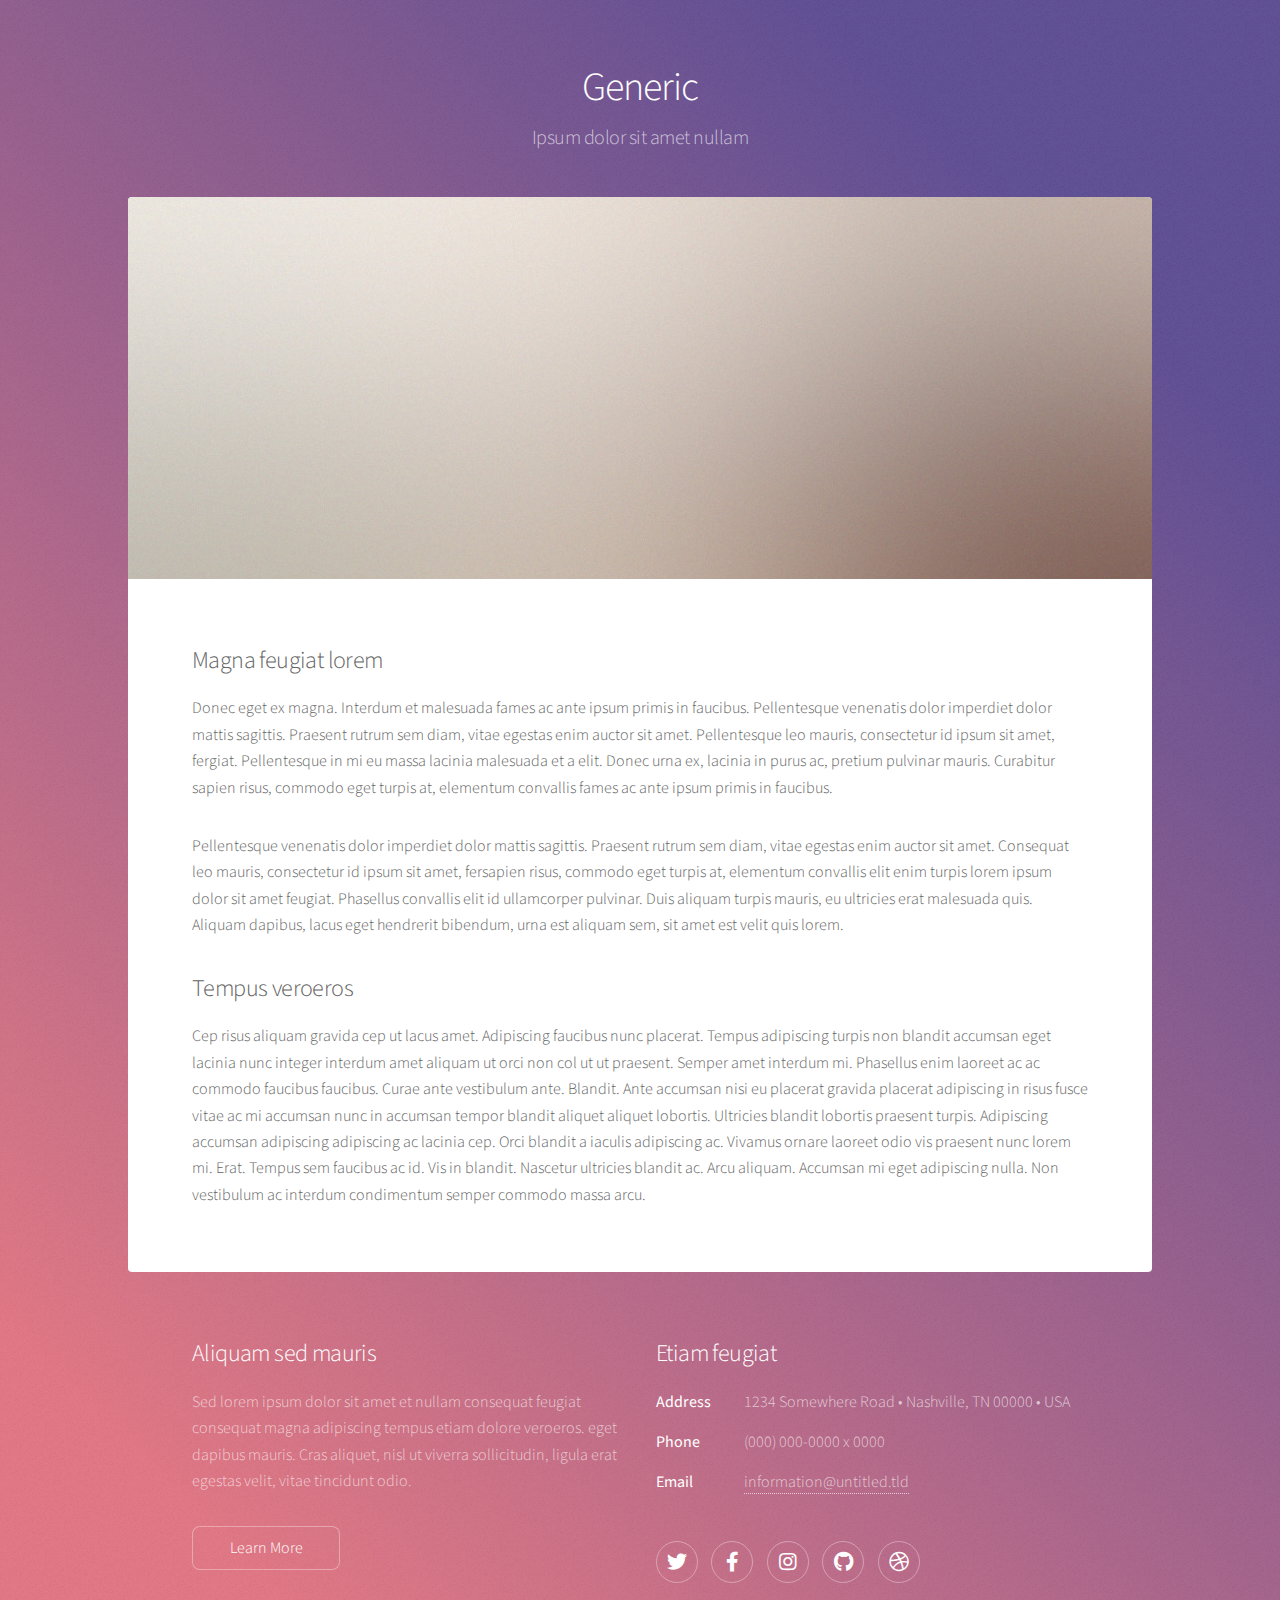
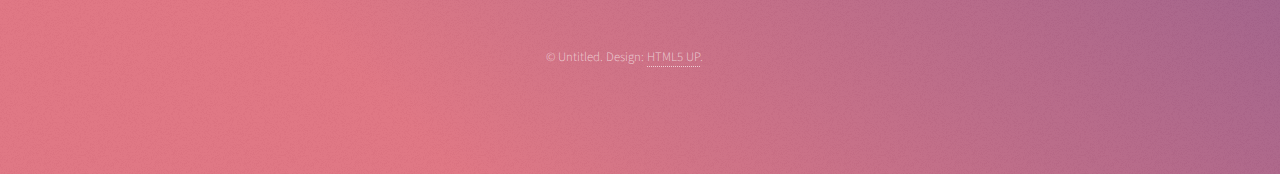
<file: generic.html>
<!DOCTYPE HTML>
<!--
	Stellar by HTML5 UP
	html5up.net | @ajlkn
	Free for personal and commercial use under the CCA 3.0 license (html5up.net/license)
-->
<html>
	<head>
		<title>Generic - Stellar by HTML5 UP</title>
		<meta charset="utf-8" />
		<meta name="viewport" content="width=device-width, initial-scale=1, user-scalable=no" />
		<link rel="stylesheet" href="assets/css/main.css" />
		<noscript><link rel="stylesheet" href="assets/css/noscript.css" /></noscript>
	</head>
	<body class="is-preload">

		<!-- Wrapper -->
			<div id="wrapper">

				<!-- Header -->
					<header id="header">
						<h1>Generic</h1>
						<p>Ipsum dolor sit amet nullam</p>
					</header>

				<!-- Main -->
					<div id="main">

						<!-- Content -->
							<section id="content" class="main">
								<span class="image main"><img src="images/pic04.jpg" alt="" /></span>
								<h2>Magna feugiat lorem</h2>
								<p>Donec eget ex magna. Interdum et malesuada fames ac ante ipsum primis in faucibus. Pellentesque venenatis dolor imperdiet dolor mattis sagittis. Praesent rutrum sem diam, vitae egestas enim auctor sit amet. Pellentesque leo mauris, consectetur id ipsum sit amet, fergiat. Pellentesque in mi eu massa lacinia malesuada et a elit. Donec urna ex, lacinia in purus ac, pretium pulvinar mauris. Curabitur sapien risus, commodo eget turpis at, elementum convallis fames ac ante ipsum primis in faucibus.</p>
								<p>Pellentesque venenatis dolor imperdiet dolor mattis sagittis. Praesent rutrum sem diam, vitae egestas enim auctor sit amet. Consequat leo mauris, consectetur id ipsum sit amet, fersapien risus, commodo eget turpis at, elementum convallis elit enim turpis lorem ipsum dolor sit amet feugiat. Phasellus convallis elit id ullamcorper pulvinar. Duis aliquam turpis mauris, eu ultricies erat malesuada quis. Aliquam dapibus, lacus eget hendrerit bibendum, urna est aliquam sem, sit amet est velit quis lorem.</p>
								<h2>Tempus veroeros</h2>
								<p>Cep risus aliquam gravida cep ut lacus amet. Adipiscing faucibus nunc placerat. Tempus adipiscing turpis non blandit accumsan eget lacinia nunc integer interdum amet aliquam ut orci non col ut ut praesent. Semper amet interdum mi. Phasellus enim laoreet ac ac commodo faucibus faucibus. Curae ante vestibulum ante. Blandit. Ante accumsan nisi eu placerat gravida placerat adipiscing in risus fusce vitae ac mi accumsan nunc in accumsan tempor blandit aliquet aliquet lobortis. Ultricies blandit lobortis praesent turpis. Adipiscing accumsan adipiscing adipiscing ac lacinia cep. Orci blandit a iaculis adipiscing ac. Vivamus ornare laoreet odio vis praesent nunc lorem mi. Erat. Tempus sem faucibus ac id. Vis in blandit. Nascetur ultricies blandit ac. Arcu aliquam. Accumsan mi eget adipiscing nulla. Non vestibulum ac interdum condimentum semper commodo massa arcu.</p>
							</section>

					</div>

				<!-- Footer -->
					<footer id="footer">
						<section>
							<h2>Aliquam sed mauris</h2>
							<p>Sed lorem ipsum dolor sit amet et nullam consequat feugiat consequat magna adipiscing tempus etiam dolore veroeros. eget dapibus mauris. Cras aliquet, nisl ut viverra sollicitudin, ligula erat egestas velit, vitae tincidunt odio.</p>
							<ul class="actions">
								<li><a href="#" class="button">Learn More</a></li>
							</ul>
						</section>
						<section>
							<h2>Etiam feugiat</h2>
							<dl class="alt">
								<dt>Address</dt>
								<dd>1234 Somewhere Road &bull; Nashville, TN 00000 &bull; USA</dd>
								<dt>Phone</dt>
								<dd>(000) 000-0000 x 0000</dd>
								<dt>Email</dt>
								<dd><a href="#">information@untitled.tld</a></dd>
							</dl>
							<ul class="icons">
								<li><a href="#" class="icon brands fa-twitter alt"><span class="label">Twitter</span></a></li>
								<li><a href="#" class="icon brands fa-facebook-f alt"><span class="label">Facebook</span></a></li>
								<li><a href="#" class="icon brands fa-instagram alt"><span class="label">Instagram</span></a></li>
								<li><a href="#" class="icon brands fa-github alt"><span class="label">GitHub</span></a></li>
								<li><a href="#" class="icon brands fa-dribbble alt"><span class="label">Dribbble</span></a></li>
							</ul>
						</section>
						<p class="copyright">&copy; Untitled. Design: <a href="https://html5up.net">HTML5 UP</a>.</p>
					</footer>

			</div>

		<!-- Scripts -->
			<script src="assets/js/jquery.min.js"></script>
			<script src="assets/js/jquery.scrollex.min.js"></script>
			<script src="assets/js/jquery.scrolly.min.js"></script>
			<script src="assets/js/browser.min.js"></script>
			<script src="assets/js/breakpoints.min.js"></script>
			<script src="assets/js/util.js"></script>
			<script src="assets/js/main.js"></script>

	</body>
</html>
</file>
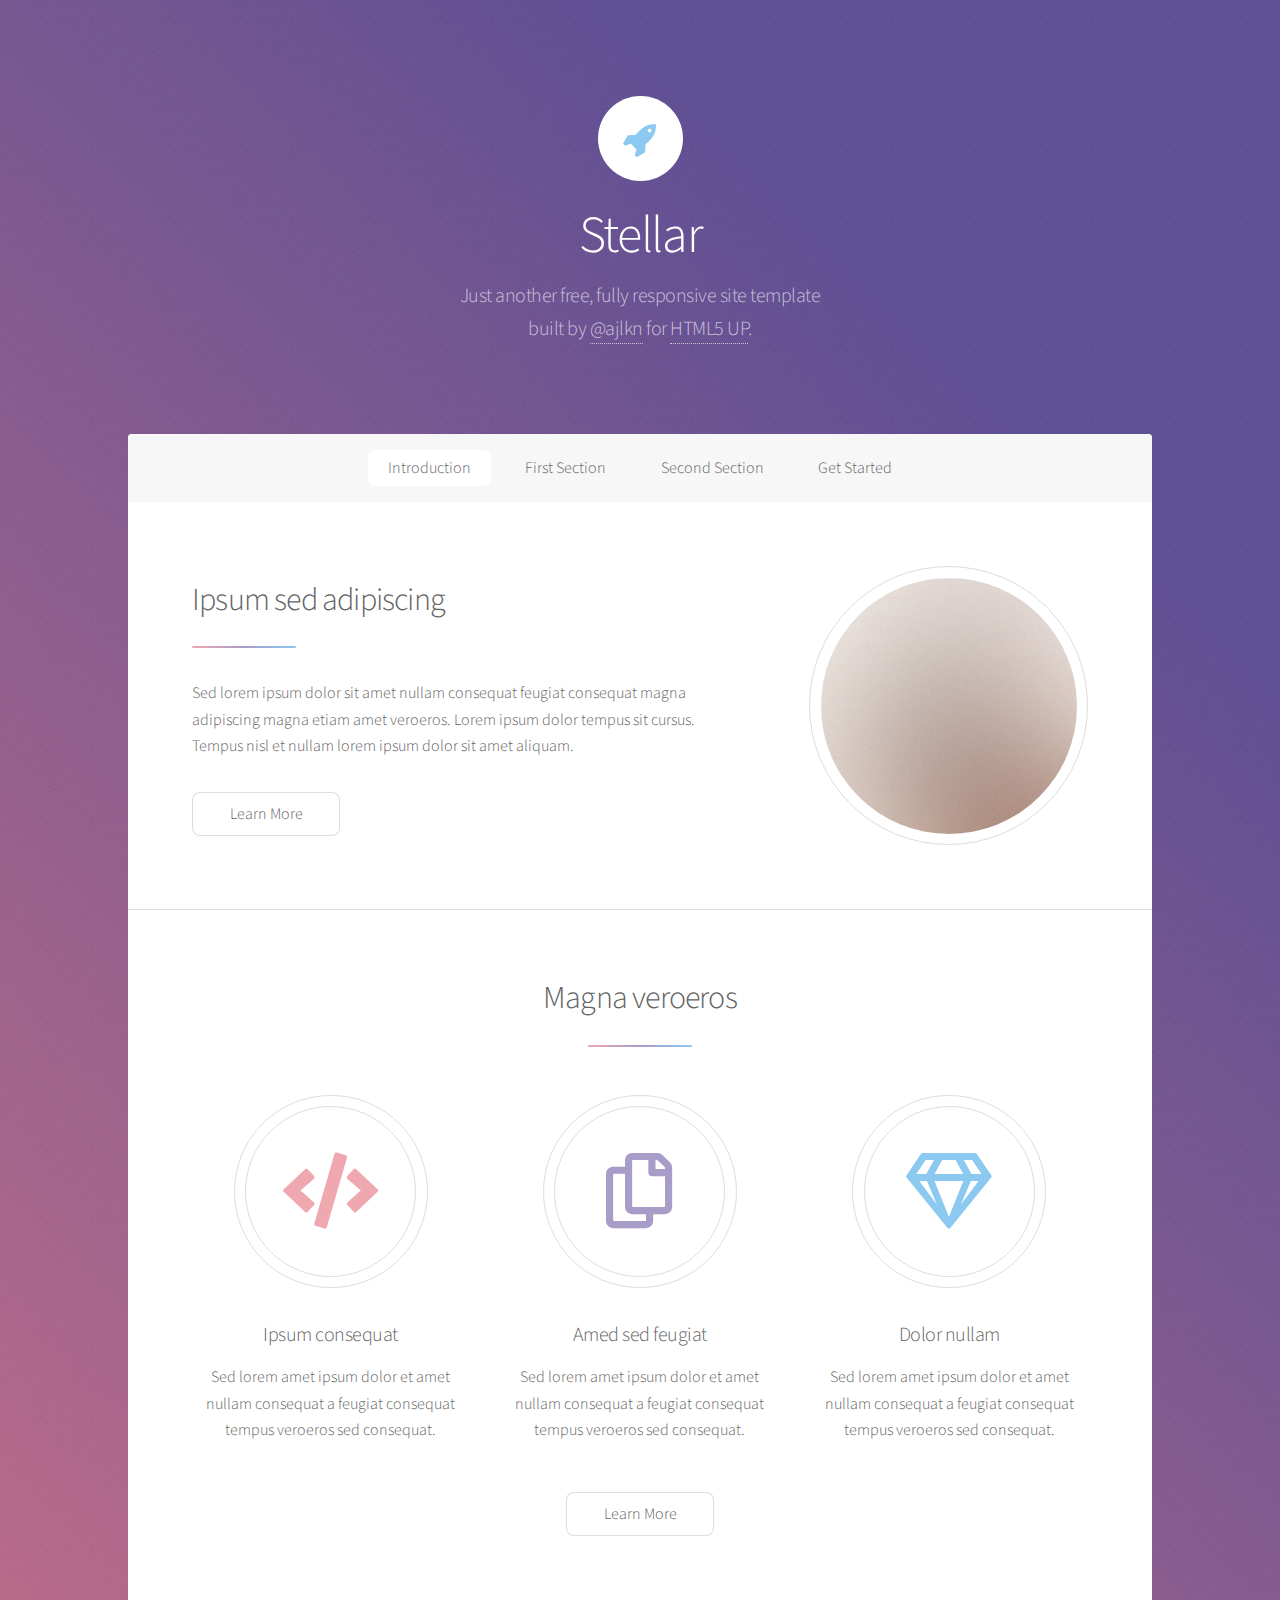
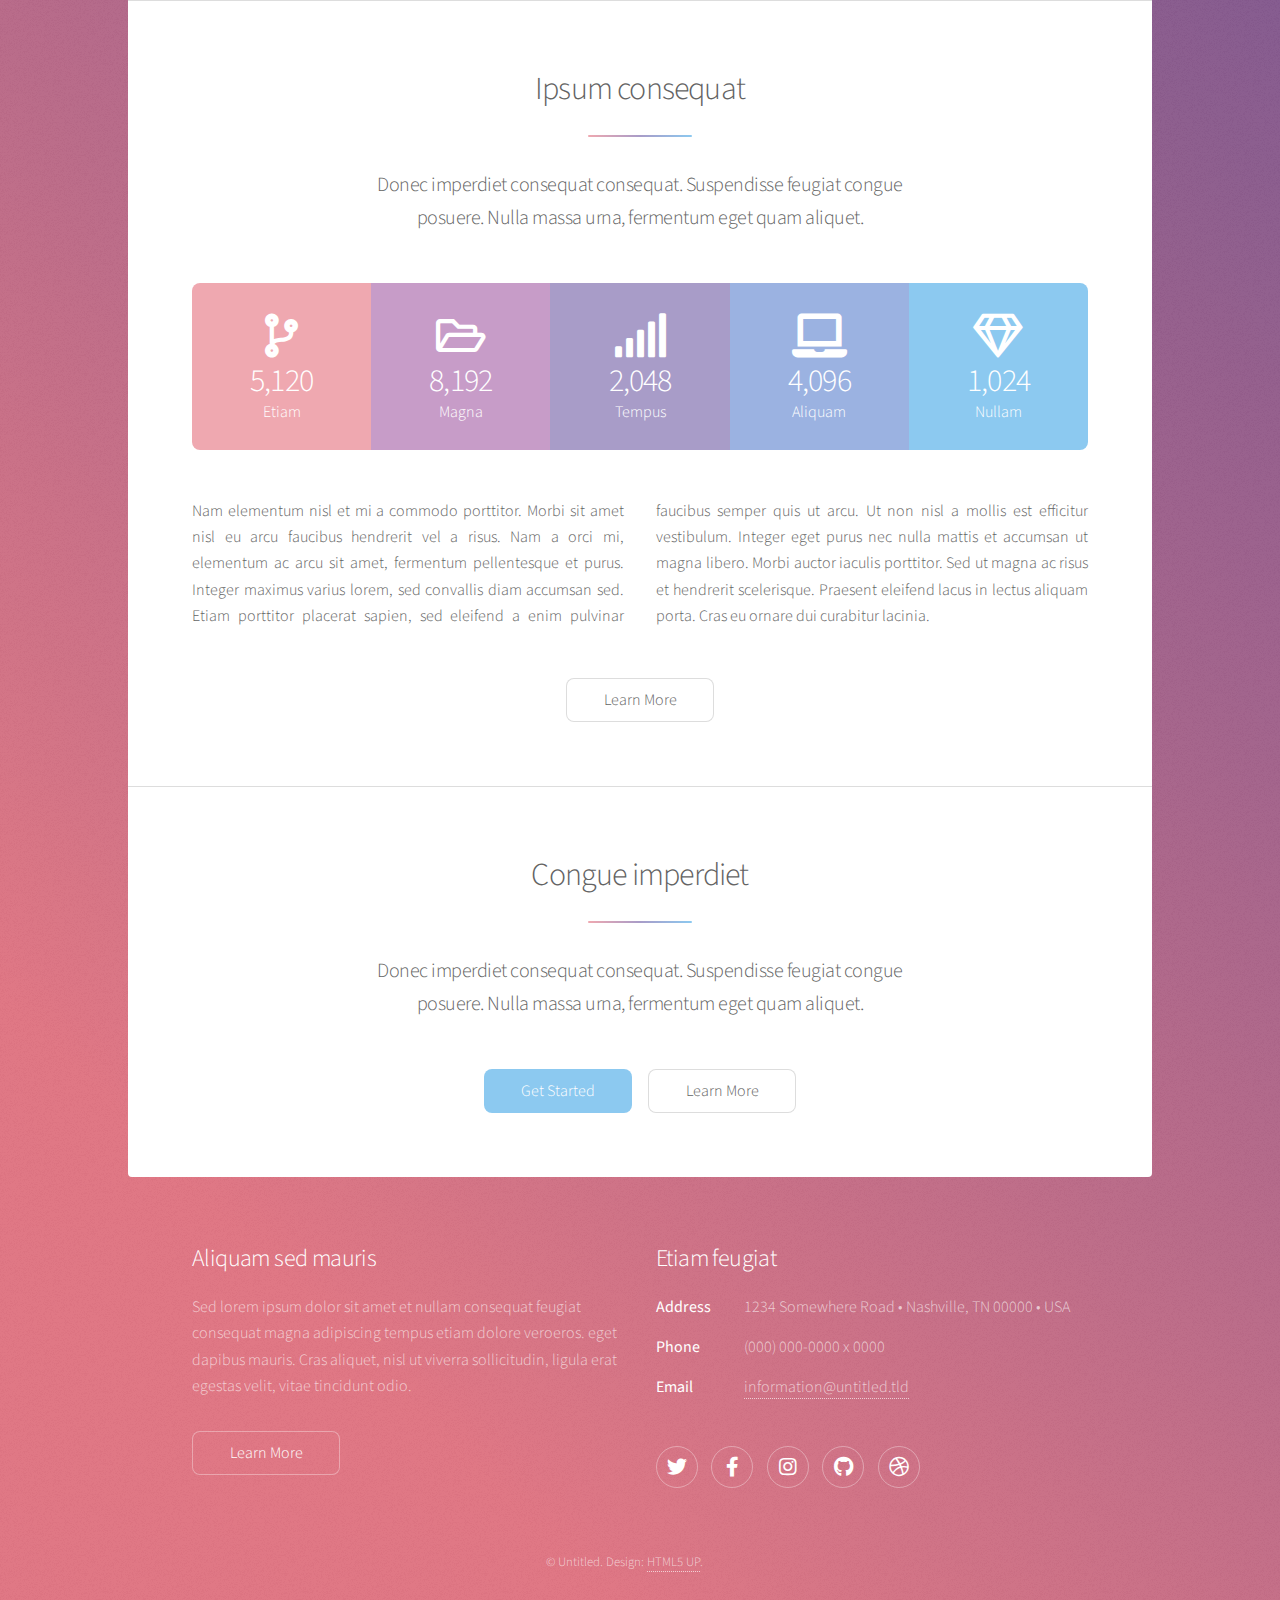
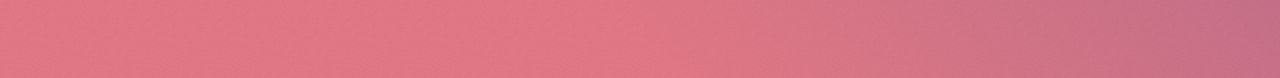
<file: indexstellar.html>
<!DOCTYPE HTML>
<!--
	Stellar by HTML5 UP
	html5up.net | @ajlkn
	Free for personal and commercial use under the CCA 3.0 license (html5up.net/license)
-->
<html>
	<head>
		<title>Stellar by HTML5 UP</title>
		<meta charset="utf-8" />
		<meta name="viewport" content="width=device-width, initial-scale=1, user-scalable=no" />
		<link rel="stylesheet" href="assets/css/main.css" />
		<noscript><link rel="stylesheet" href="assets/css/noscript.css" /></noscript>
	</head>
	<body class="is-preload">

		<!-- Wrapper -->
			<div id="wrapper">

				<!-- Header -->
					<header id="header" class="alt">
						<span class="logo"><img src="images/logo.svg" alt="" /></span>
						<h1>Stellar</h1>
						<p>Just another free, fully responsive site template<br />
						built by <a href="https://twitter.com/ajlkn">@ajlkn</a> for <a href="https://html5up.net">HTML5 UP</a>.</p>
					</header>

				<!-- Nav -->
					<nav id="nav">
						<ul>
							<li><a href="#intro" class="active">Introduction</a></li>
							<li><a href="#first">First Section</a></li>
							<li><a href="#second">Second Section</a></li>
							<li><a href="#cta">Get Started</a></li>
						</ul>
					</nav>

				<!-- Main -->
					<div id="main">

						<!-- Introduction -->
							<section id="intro" class="main">
								<div class="spotlight">
									<div class="content">
										<header class="major">
											<h2>Ipsum sed adipiscing</h2>
										</header>
										<p>Sed lorem ipsum dolor sit amet nullam consequat feugiat consequat magna
										adipiscing magna etiam amet veroeros. Lorem ipsum dolor tempus sit cursus.
										Tempus nisl et nullam lorem ipsum dolor sit amet aliquam.</p>
										<ul class="actions">
											<li><a href="generic.html" class="button">Learn More</a></li>
										</ul>
									</div>
									<span class="image"><img src="images/pic01.jpg" alt="" /></span>
								</div>
							</section>

						<!-- First Section -->
							<section id="first" class="main special">
								<header class="major">
									<h2>Magna veroeros</h2>
								</header>
								<ul class="features">
									<li>
										<span class="icon solid major style1 fa-code"></span>
										<h3>Ipsum consequat</h3>
										<p>Sed lorem amet ipsum dolor et amet nullam consequat a feugiat consequat tempus veroeros sed consequat.</p>
									</li>
									<li>
										<span class="icon major style3 fa-copy"></span>
										<h3>Amed sed feugiat</h3>
										<p>Sed lorem amet ipsum dolor et amet nullam consequat a feugiat consequat tempus veroeros sed consequat.</p>
									</li>
									<li>
										<span class="icon major style5 fa-gem"></span>
										<h3>Dolor nullam</h3>
										<p>Sed lorem amet ipsum dolor et amet nullam consequat a feugiat consequat tempus veroeros sed consequat.</p>
									</li>
								</ul>
								<footer class="major">
									<ul class="actions special">
										<li><a href="generic.html" class="button">Learn More</a></li>
									</ul>
								</footer>
							</section>

						<!-- Second Section -->
							<section id="second" class="main special">
								<header class="major">
									<h2>Ipsum consequat</h2>
									<p>Donec imperdiet consequat consequat. Suspendisse feugiat congue<br />
									posuere. Nulla massa urna, fermentum eget quam aliquet.</p>
								</header>
								<ul class="statistics">
									<li class="style1">
										<span class="icon solid fa-code-branch"></span>
										<strong>5,120</strong> Etiam
									</li>
									<li class="style2">
										<span class="icon fa-folder-open"></span>
										<strong>8,192</strong> Magna
									</li>
									<li class="style3">
										<span class="icon solid fa-signal"></span>
										<strong>2,048</strong> Tempus
									</li>
									<li class="style4">
										<span class="icon solid fa-laptop"></span>
										<strong>4,096</strong> Aliquam
									</li>
									<li class="style5">
										<span class="icon fa-gem"></span>
										<strong>1,024</strong> Nullam
									</li>
								</ul>
								<p class="content">Nam elementum nisl et mi a commodo porttitor. Morbi sit amet nisl eu arcu faucibus hendrerit vel a risus. Nam a orci mi, elementum ac arcu sit amet, fermentum pellentesque et purus. Integer maximus varius lorem, sed convallis diam accumsan sed. Etiam porttitor placerat sapien, sed eleifend a enim pulvinar faucibus semper quis ut arcu. Ut non nisl a mollis est efficitur vestibulum. Integer eget purus nec nulla mattis et accumsan ut magna libero. Morbi auctor iaculis porttitor. Sed ut magna ac risus et hendrerit scelerisque. Praesent eleifend lacus in lectus aliquam porta. Cras eu ornare dui curabitur lacinia.</p>
								<footer class="major">
									<ul class="actions special">
										<li><a href="generic.html" class="button">Learn More</a></li>
									</ul>
								</footer>
							</section>

						<!-- Get Started -->
							<section id="cta" class="main special">
								<header class="major">
									<h2>Congue imperdiet</h2>
									<p>Donec imperdiet consequat consequat. Suspendisse feugiat congue<br />
									posuere. Nulla massa urna, fermentum eget quam aliquet.</p>
								</header>
								<footer class="major">
									<ul class="actions special">
										<li><a href="generic.html" class="button primary">Get Started</a></li>
										<li><a href="generic.html" class="button">Learn More</a></li>
									</ul>
								</footer>
							</section>

					</div>

				<!-- Footer -->
					<footer id="footer">
						<section>
							<h2>Aliquam sed mauris</h2>
							<p>Sed lorem ipsum dolor sit amet et nullam consequat feugiat consequat magna adipiscing tempus etiam dolore veroeros. eget dapibus mauris. Cras aliquet, nisl ut viverra sollicitudin, ligula erat egestas velit, vitae tincidunt odio.</p>
							<ul class="actions">
								<li><a href="generic.html" class="button">Learn More</a></li>
							</ul>
						</section>
						<section>
							<h2>Etiam feugiat</h2>
							<dl class="alt">
								<dt>Address</dt>
								<dd>1234 Somewhere Road &bull; Nashville, TN 00000 &bull; USA</dd>
								<dt>Phone</dt>
								<dd>(000) 000-0000 x 0000</dd>
								<dt>Email</dt>
								<dd><a href="#">information@untitled.tld</a></dd>
							</dl>
							<ul class="icons">
								<li><a href="#" class="icon brands fa-twitter alt"><span class="label">Twitter</span></a></li>
								<li><a href="#" class="icon brands fa-facebook-f alt"><span class="label">Facebook</span></a></li>
								<li><a href="#" class="icon brands fa-instagram alt"><span class="label">Instagram</span></a></li>
								<li><a href="#" class="icon brands fa-github alt"><span class="label">GitHub</span></a></li>
								<li><a href="#" class="icon brands fa-dribbble alt"><span class="label">Dribbble</span></a></li>
							</ul>
						</section>
						<p class="copyright">&copy; Untitled. Design: <a href="https://html5up.net">HTML5 UP</a>.</p>
					</footer>

			</div>

		<!-- Scripts -->
			<script src="assets/js/jquery.min.js"></script>
			<script src="assets/js/jquery.scrollex.min.js"></script>
			<script src="assets/js/jquery.scrolly.min.js"></script>
			<script src="assets/js/browser.min.js"></script>
			<script src="assets/js/breakpoints.min.js"></script>
			<script src="assets/js/util.js"></script>
			<script src="assets/js/main.js"></script>

	</body>
</html>
</file>
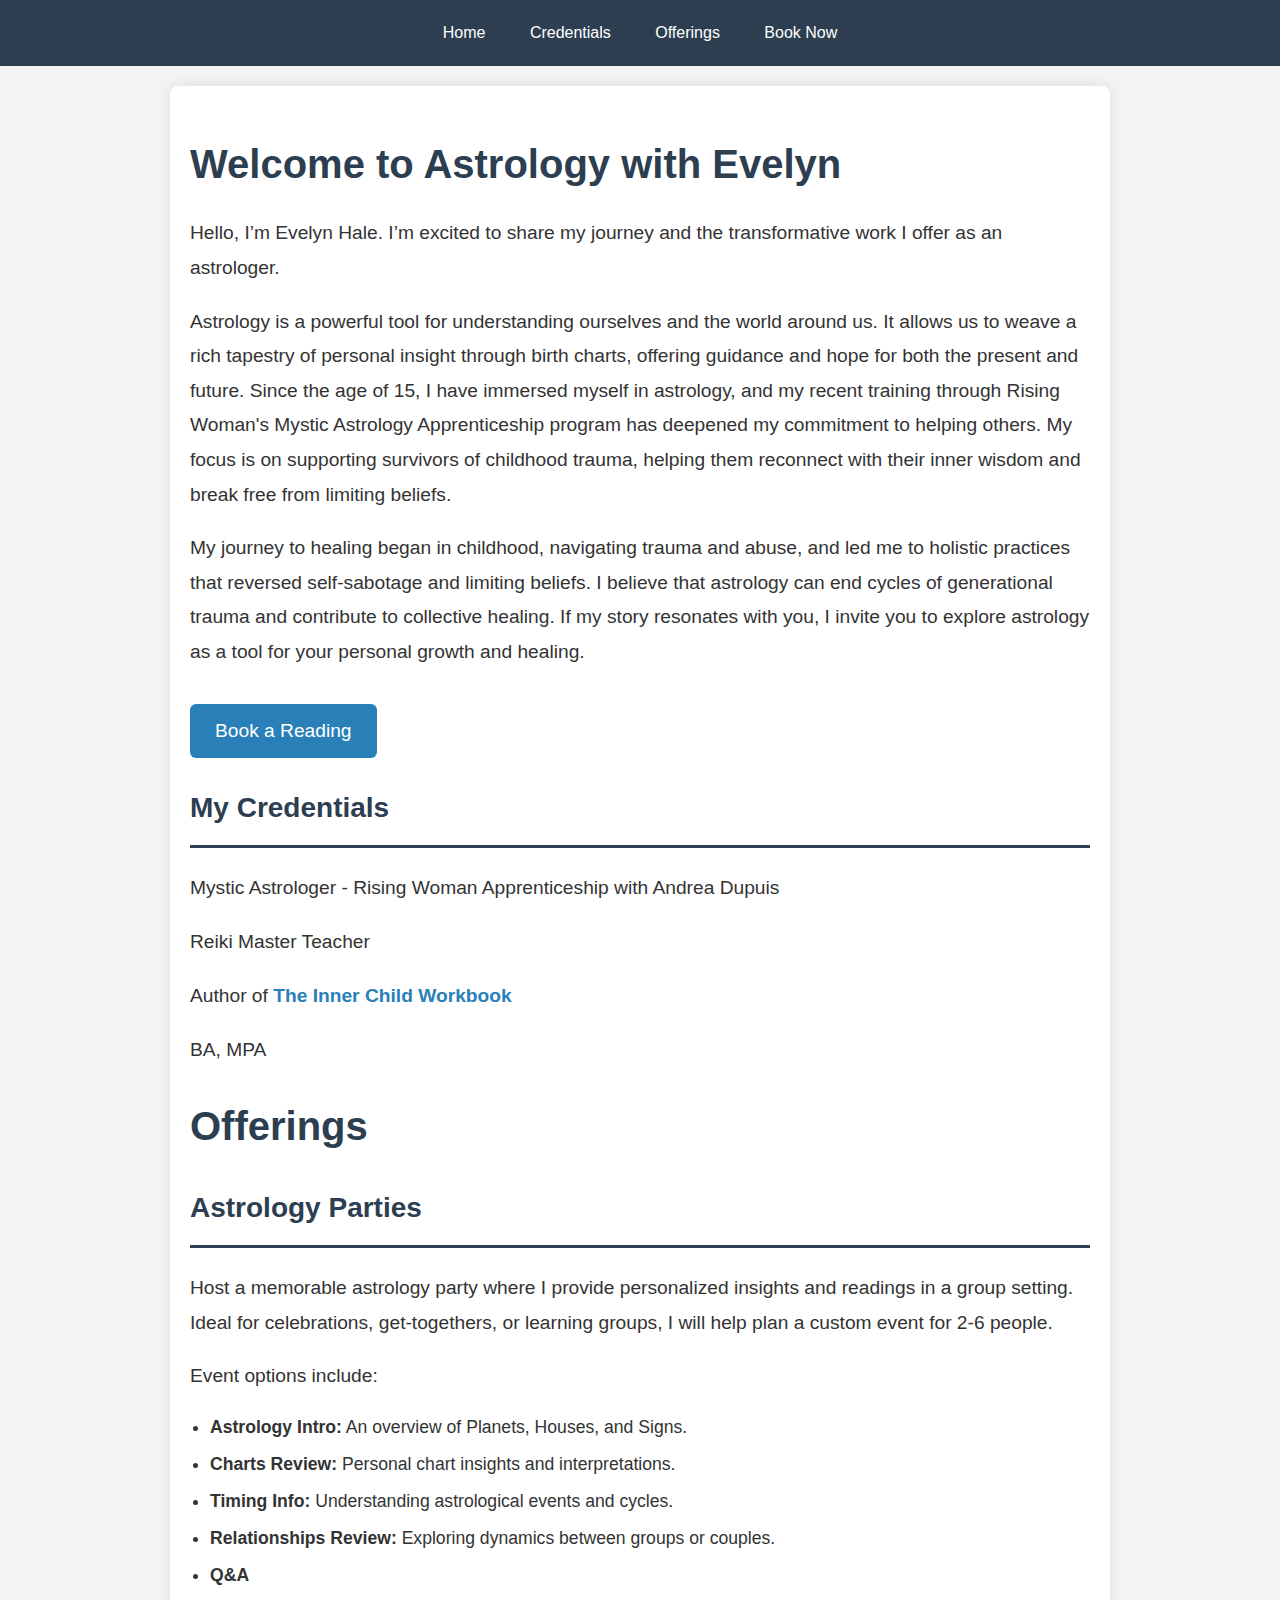
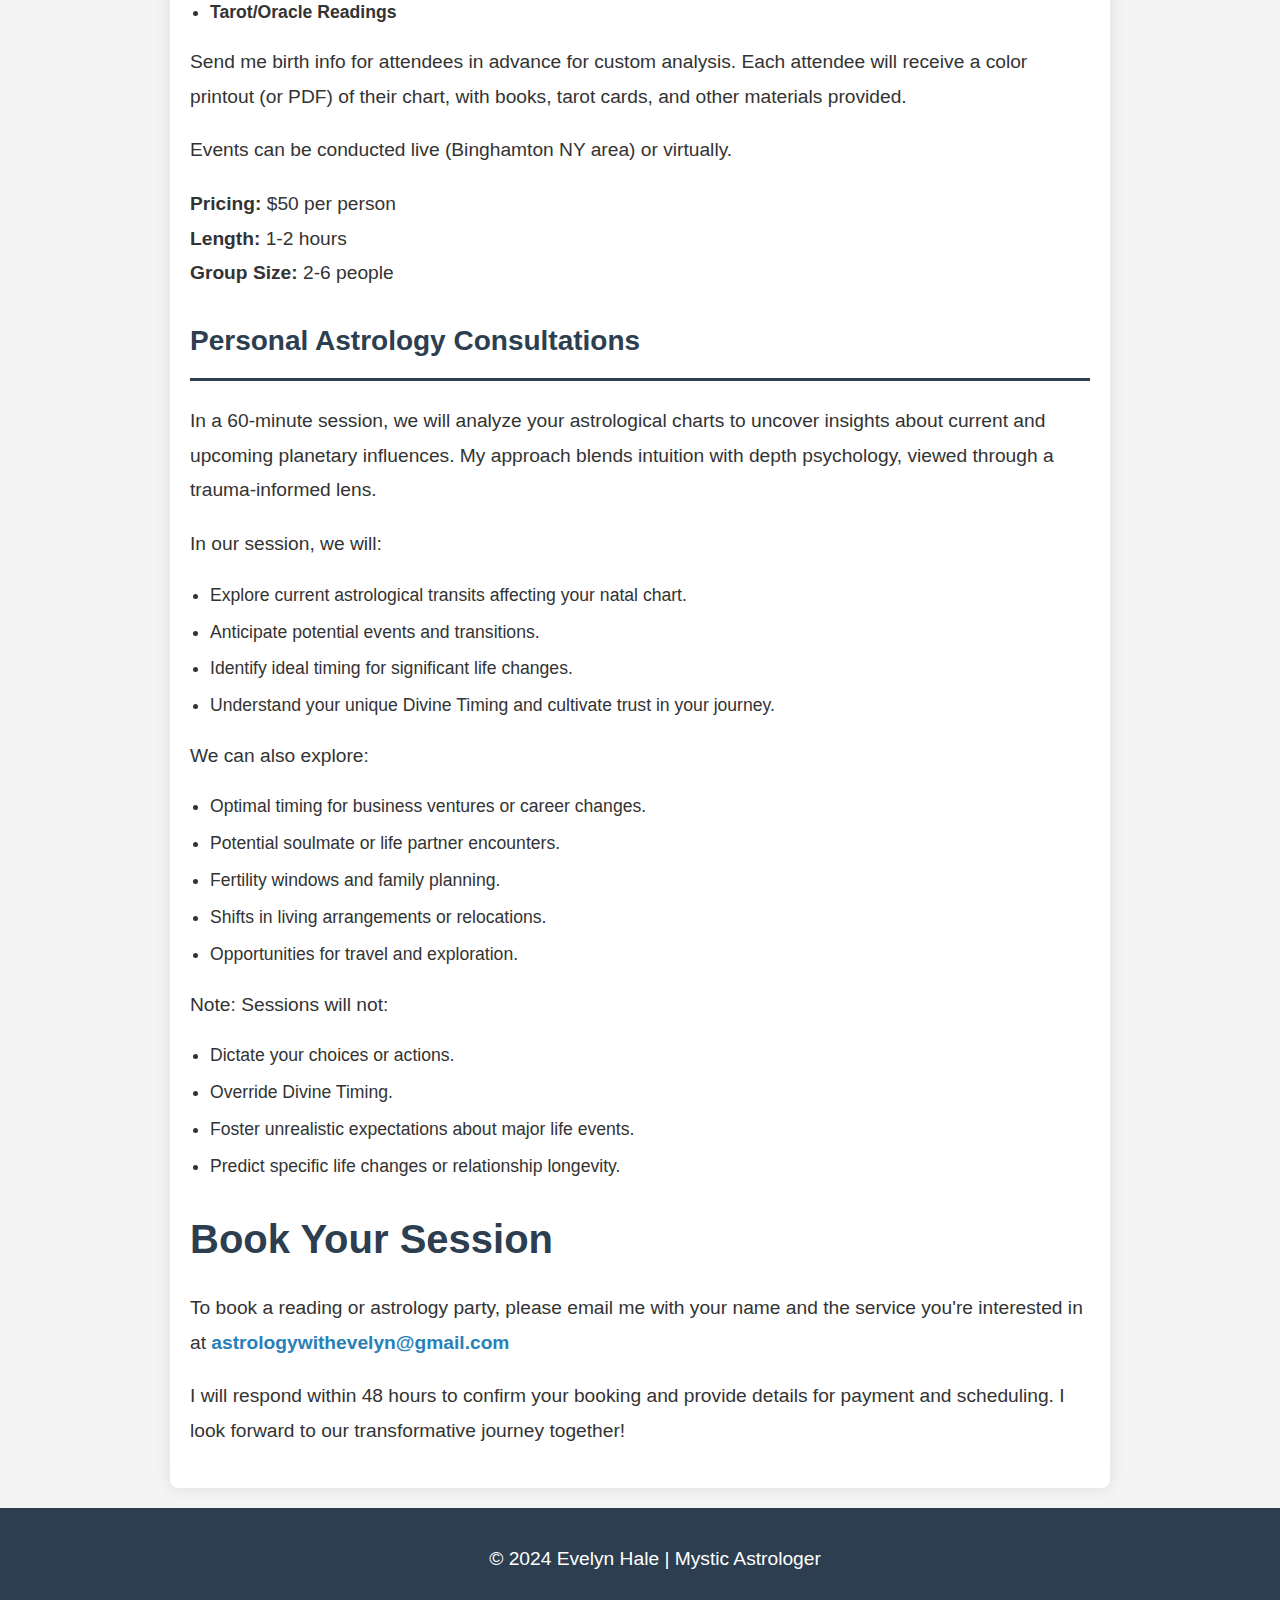
<file: indextestaug1.html>
<!DOCTYPE html>
<html lang="en">
<head>
    <meta charset="UTF-8">
    <meta name="viewport" content="width=device-width, initial-scale=1.0">
    <title>Evelyn Hale - Mystic Astrologer</title>
    <style>
        body {
            font-family: 'Arial', sans-serif;
            line-height: 1.6;
            margin: 0;
            padding: 0;
            background-color: #f4f4f4;
            color: #333;
        }
        header {
            background: #2c3e50;
            color: #fff;
            padding: 10px 0;
            text-align: center;
            position: sticky;
            top: 0;
            z-index: 1000;
        }
        nav a {
            color: #fff;
            text-decoration: none;
            padding: 10px 20px;
            display: inline-block;
        }
        nav a:hover {
            background: #34495e;
            border-radius: 5px;
        }
        main {
            max-width: 900px;
            margin: 20px auto;
            padding: 20px;
            background: #fff;
            border-radius: 8px;
            box-shadow: 0 0 15px rgba(0, 0, 0, 0.1);
        }
        h1, h2 {
            color: #2c3e50;
        }
        h1 {
            font-size: 2.5em;
            margin-bottom: 0.5em;
        }
        h2 {
            font-size: 1.75em;
            margin-top: 1em;
            border-bottom: 3px solid #2c3e50;
            padding-bottom: 0.5em;
        }
        p {
            margin-bottom: 1em;
            font-size: 1.2em;
            line-height: 1.8;
        }
        ul {
            margin: 0;
            padding-left: 20px;
        }
        ul li {
            margin-bottom: 0.5em;
            font-size: 1.1em;
        }
        a {
            color: #2980b9;
            text-decoration: none;
        }
        a:hover {
            text-decoration: underline;
        }
        .cta-button {
            display: inline-block;
            padding: 12px 25px;
            margin-top: 15px;
            background-color: #2980b9;
            color: #fff;
            text-align: center;
            text-decoration: none;
            border-radius: 6px;
            font-size: 1.2em;
        }
        .cta-button:hover {
            background-color: #3498db;
        }
        footer {
            background: #2c3e50;
            color: #fff;
            text-align: center;
            padding: 15px;
            position: relative;
            width: 100%;
            bottom: 0;
        }
    </style>
</head>
<body>
<header>
    <nav>
        <a href="#welcome">Home</a>
        <a href="#credentials">Credentials</a>
        <a href="#offerings">Offerings</a>
        <a href="#book-now">Book Now</a>
    </nav>
</header>

<main>
    <section id="welcome">
        <h1>Welcome to Astrology with Evelyn</h1>
        <p>Hello, I’m Evelyn Hale. I’m excited to share my journey and the transformative work I offer as an astrologer.</p>
        <p>Astrology is a powerful tool for understanding ourselves and the world around us. It allows us to weave a rich tapestry of personal insight through birth charts, offering guidance and hope for both the present and future. Since the age of 15, I have immersed myself in astrology, and my recent training through Rising Woman's Mystic Astrology Apprenticeship program has deepened my commitment to helping others. My focus is on supporting survivors of childhood trauma, helping them reconnect with their inner wisdom and break free from limiting beliefs.</p>
        <p>My journey to healing began in childhood, navigating trauma and abuse, and led me to holistic practices that reversed self-sabotage and limiting beliefs. I believe that astrology can end cycles of generational trauma and contribute to collective healing. If my story resonates with you, I invite you to explore astrology as a tool for your personal growth and healing. 
            <p></p><a href="#book-now" class="cta-button">Book a Reading</a></p>
    </section>

    <section id="credentials">
        <h2>My Credentials</h2>
        <p>Mystic Astrologer - Rising Woman Apprenticeship with Andrea Dupuis</p>
        <p>Reiki Master Teacher</p>
        <p>Author of <strong><a href="https://www.amazon.com/dp/B09PP8VWYT">The Inner Child Workbook</a></strong></p>
        <p>BA, MPA</p>
    </section>

    <section id="offerings">
        <h1>Offerings</h1>
        <h2>Astrology Parties</h2>
        <p>Host a memorable astrology party where I provide personalized insights and readings in a group setting. Ideal for celebrations, get-togethers, or learning groups, I will help plan a custom event for 2-6 people.</p>
        <p>Event options include:</p>
        <ul>
            <li><strong>Astrology Intro:</strong> An overview of Planets, Houses, and Signs.</li>
            <li><strong>Charts Review:</strong> Personal chart insights and interpretations.</li>
            <li><strong>Timing Info:</strong> Understanding astrological events and cycles.</li>
            <li><strong>Relationships Review:</strong> Exploring dynamics between groups or couples.</li>
            <li><strong>Q&A</strong></li>
            <li><strong>Tarot/Oracle Readings</strong></li>
        </ul>
        <p>Send me birth info for attendees in advance for custom analysis. Each attendee will receive a color printout (or PDF) of their chart, with books, tarot cards, and other materials provided.</p>
        <p>Events can be conducted live (Binghamton NY area) or virtually.</p>
        <p><strong>Pricing:</strong> $50 per person<br>
        <strong>Length:</strong> 1-2 hours<br>
        <strong>Group Size:</strong> 2-6 people</p>
    </section>

    <section id="personal-consultations">
        <h2>Personal Astrology Consultations</h2>
        <p>In a 60-minute session, we will analyze your astrological charts to uncover insights about current and upcoming planetary influences. My approach blends intuition with depth psychology, viewed through a trauma-informed lens.</p>
        <p>In our session, we will:</p>
        <ul>
            <li>Explore current astrological transits affecting your natal chart.</li>
            <li>Anticipate potential events and transitions.</li>
            <li>Identify ideal timing for significant life changes.</li>
            <li>Understand your unique Divine Timing and cultivate trust in your journey.</li>
        </ul>
        <p>We can also explore:</p>
        <ul>
            <li>Optimal timing for business ventures or career changes.</li>
            <li>Potential soulmate or life partner encounters.</li>
            <li>Fertility windows and family planning.</li>
            <li>Shifts in living arrangements or relocations.</li>
            <li>Opportunities for travel and exploration.</li>
        </ul>
        <p>Note: Sessions will not:</p>
        <ul>
            <li>Dictate your choices or actions.</li>
            <li>Override Divine Timing.</li>
            <li>Foster unrealistic expectations about major life events.</li>
            <li>Predict specific life changes or relationship longevity.</li>
        </ul>
    </section>

    <section id="book-now">
        <h1>Book Your Session</h1>
        <p>To book a reading or astrology party, please email me with your name and the service you're interested in at <strong><a href="mailto:astrologywithevelyn@gmail.com">astrologywithevelyn@gmail.com</a></strong></p>
        <p>I will respond within 48 hours to confirm your booking and provide details for payment and scheduling. I look forward to our transformative journey together!</p>
    </section>
</main>

<footer>
    <p>© 2024 Evelyn Hale | Mystic Astrologer</p>
</footer>

</body>
</html>
</file>
<file: assets/css/noscript.css>
/*
	Stellar by HTML5 UP
	html5up.net | @ajlkn
	Free for personal and commercial use under the CCA 3.0 license (html5up.net/license)
*/

/* Header */

	body.is-preload #header.alt > * {
		opacity: 1;
	}

	body.is-preload #header.alt .logo {
		-moz-transform: none;
		-webkit-transform: none;
		-ms-transform: none;
		transform: none;
	}
</file>
<file: assets/css/main.css>
@import url(fontawesome-all.min.css);
@import 'https://fonts.googleapis.com/css?family=Source+Sans+Pro:300,400';

/*
	Stellar by HTML5 UP
	html5up.net | @ajlkn
	Free for personal and commercial use under the CCA 3.0 license (html5up.net/license)
*/

html, body, div, span, applet, object,
iframe, h1, h2, h3, h4, h5, h6, p, blockquote,
pre, a, abbr, acronym, address, big, cite,
code, del, dfn, em, img, ins, kbd, q, s, samp,
small, strike, strong, sub, sup, tt, var, b,
u, i, center, dl, dt, dd, ol, ul, li, fieldset,
form, label, legend, table, caption, tbody,
tfoot, thead, tr, th, td, article, aside,
canvas, details, embed, figure, figcaption,
footer, header, hgroup, menu, nav, output, ruby,
section, summary, time, mark, audio, video {
	margin: 0;
	padding: 0;
	border: 0;
	font-size: 100%;
	font: inherit;
	vertical-align: baseline;}

article, aside, details, figcaption, figure,
footer, header, hgroup, menu, nav, section {
	display: block;}

body {
	line-height: 1;
}

ol, ul {
	list-style: none;
}

blockquote, q {
	quotes: none;
}

	blockquote:before, blockquote:after, q:before, q:after {
		content: '';
		content: none;
	}

table {
	border-collapse: collapse;
	border-spacing: 0;
}

body {
	-webkit-text-size-adjust: none;
}

mark {
	background-color: transparent;
	color: inherit;
}

input::-moz-focus-inner {
	border: 0;
	padding: 0;
}

input, select, textarea {
	-moz-appearance: none;
	-webkit-appearance: none;
	-ms-appearance: none;
	appearance: none;
}

/* Basic */

	@-ms-viewport {
		width: device-width;
	}

	body {
		-ms-overflow-style: scrollbar;
	}

	@media screen and (max-width: 480px) {

		html, body {
			min-width: 320px;
		}

	}

	html {
		box-sizing: border-box;
	}

	*, *:before, *:after {
		box-sizing: inherit;
	}

	body {
		background-color: #935d8c;
		background-image: url("images/overlay.png"), -moz-linear-gradient(45deg, #e37682 15%, #5f4d93 85%);
		background-image: url("images/overlay.png"), -webkit-linear-gradient(45deg, #e37682 15%, #5f4d93 85%);
		background-image: url("images/overlay.png"), -ms-linear-gradient(45deg, #e37682 15%, #5f4d93 85%);
		background-image: url("images/overlay.png"), linear-gradient(45deg, #e37682 15%, #5f4d93 85%);
	}

		body.is-preload *, body.is-preload *:before, body.is-preload *:after {
			-moz-animation: none !important;
			-webkit-animation: none !important;
			-ms-animation: none !important;
			animation: none !important;
			-moz-transition: none !important;
			-webkit-transition: none !important;
			-ms-transition: none !important;
			transition: none !important;
		}

/* Type */

	body {
		background-color: #935d8c;
		color: rgba(255, 255, 255, 0.65);
	}

	body, input, select, textarea {
		font-family: "Source Sans Pro", Helvetica, sans-serif;
		font-size: 17pt;
		font-weight: 300;
		line-height: 1.65;
	}

		@media screen and (max-width: 1680px) {

			body, input, select, textarea {
				font-size: 14pt;
			}

		}

		@media screen and (max-width: 1280px) {

			body, input, select, textarea {
				font-size: 12pt;
			}

		}

		@media screen and (max-width: 360px) {

			body, input, select, textarea {
				font-size: 11pt;
			}

		}

	a {
		-moz-transition: color 0.2s ease, border-bottom 0.2s ease;
		-webkit-transition: color 0.2s ease, border-bottom 0.2s ease;
		-ms-transition: color 0.2s ease, border-bottom 0.2s ease;
		transition: color 0.2s ease, border-bottom 0.2s ease;
		text-decoration: none;
		border-bottom: dotted 1px;
		color: inherit;
	}

		a:hover {
			border-bottom-color: transparent;
		}

	strong, b {
		font-weight: 400;
	}

	em, i {
		font-style: italic;
	}

	p {
		margin: 0 0 2em 0;
	}

		p.content {
			-moz-columns: 20em 2;
			-webkit-columns: 20em 2;
			-ms-columns: 20em 2;
			columns: 20em 2;
			-moz-column-gap: 2em;
			-webkit-column-gap: 2em;
			-ms-column-gap: 2em;
			column-gap: 2em;
			text-align: justify;
		}

	h1, h2, h3, h4, h5, h6 {
		font-weight: 300;
		line-height: 1.5;
		margin: 0 0 0.7em 0;
		letter-spacing: -0.025em;
	}

		h1 a, h2 a, h3 a, h4 a, h5 a, h6 a {
			color: inherit;
			text-decoration: none;
		}

	h1 {
		font-size: 2.5em;
		line-height: 1.2;
	}

	h2 {
		font-size: 1.5em;
	}

	h3 {
		font-size: 1.25em;
	}

	h4 {
		font-size: 1.1em;
	}

	h5 {
		font-size: 0.9em;
	}

	h6 {
		font-size: 0.7em;
	}

	@media screen and (max-width: 736px) {

		h1 {
			font-size: 2em;
		}

	}

	sub {
		font-size: 0.8em;
		position: relative;
		top: 0.5em;
	}

	sup {
		font-size: 0.8em;
		position: relative;
		top: -0.5em;
	}

	blockquote {
		border-left: solid 4px;
		font-style: italic;
		margin: 0 0 2em 0;
		padding: 0.5em 0 0.5em 2em;
	}

	code {
		border-radius: 8px;
		border: solid 1px;
		font-family: "Courier New", monospace;
		font-size: 0.9em;
		margin: 0 0.25em;
		padding: 0.25em 0.65em;
	}

	pre {
		-webkit-overflow-scrolling: touch;
		font-family: "Courier New", monospace;
		font-size: 0.9em;
		margin: 0 0 2em 0;
	}

		pre code {
			display: block;
			line-height: 1.75;
			padding: 1em 1.5em;
			overflow-x: auto;
		}

	hr {
		border: 0;
		border-bottom: solid 1px;
		margin: 2em 0;
	}

		hr.major {
			margin: 3em 0;
		}

	.align-left {
		text-align: left;
	}

	.align-center {
		text-align: center;
	}

	.align-right {
		text-align: right;
	}

	input, select, textarea {
		color: #ffffff;
	}

	a:hover {
		color: #ffffff;
	}

	strong, b {
		color: #ffffff;
	}

	h1, h2, h3, h4, h5, h6 {
		color: #ffffff;
	}

	blockquote {
		border-left-color: rgba(255, 255, 255, 0.35);
	}

	code {
		background: rgba(255, 255, 255, 0.075);
		border-color: rgba(255, 255, 255, 0.35);
	}

	hr {
		border-bottom-color: rgba(255, 255, 255, 0.35);
	}

/* Row */

	.row {
		display: flex;
		flex-wrap: wrap;
		box-sizing: border-box;
		align-items: stretch;
	}

		.row > * {
			box-sizing: border-box;
		}

		.row.gtr-uniform > * > :last-child {
			margin-bottom: 0;
		}

		.row.aln-left {
			justify-content: flex-start;
		}

		.row.aln-center {
			justify-content: center;
		}

		.row.aln-right {
			justify-content: flex-end;
		}

		.row.aln-top {
			align-items: flex-start;
		}

		.row.aln-middle {
			align-items: center;
		}

		.row.aln-bottom {
			align-items: flex-end;
		}

		.row > .imp {
			order: -1;
		}

		.row > .col-1 {
			width: 8.33333%;
		}

		.row > .off-1 {
			margin-left: 8.33333%;
		}

		.row > .col-2 {
			width: 16.66667%;
		}

		.row > .off-2 {
			margin-left: 16.66667%;
		}

		.row > .col-3 {
			width: 25%;
		}

		.row > .off-3 {
			margin-left: 25%;
		}

		.row > .col-4 {
			width: 33.33333%;
		}

		.row > .off-4 {
			margin-left: 33.33333%;
		}

		.row > .col-5 {
			width: 41.66667%;
		}

		.row > .off-5 {
			margin-left: 41.66667%;
		}

		.row > .col-6 {
			width: 50%;
		}

		.row > .off-6 {
			margin-left: 50%;
		}

		.row > .col-7 {
			width: 58.33333%;
		}

		.row > .off-7 {
			margin-left: 58.33333%;
		}

		.row > .col-8 {
			width: 66.66667%;
		}

		.row > .off-8 {
			margin-left: 66.66667%;
		}

		.row > .col-9 {
			width: 75%;
		}

		.row > .off-9 {
			margin-left: 75%;
		}

		.row > .col-10 {
			width: 83.33333%;
		}

		.row > .off-10 {
			margin-left: 83.33333%;
		}

		.row > .col-11 {
			width: 91.66667%;
		}

		.row > .off-11 {
			margin-left: 91.66667%;
		}

		.row > .col-12 {
			width: 100%;
		}

		.row > .off-12 {
			margin-left: 100%;
		}

		.row.gtr-0 {
			margin-top: 0;
			margin-left: 0em;
		}

			.row.gtr-0 > * {
				padding: 0 0 0 0em;
			}

			.row.gtr-0.gtr-uniform {
				margin-top: 0em;
			}

				.row.gtr-0.gtr-uniform > * {
					padding-top: 0em;
				}

		.row.gtr-25 {
			margin-top: 0;
			margin-left: -0.375em;
		}

			.row.gtr-25 > * {
				padding: 0 0 0 0.375em;
			}

			.row.gtr-25.gtr-uniform {
				margin-top: -0.375em;
			}

				.row.gtr-25.gtr-uniform > * {
					padding-top: 0.375em;
				}

		.row.gtr-50 {
			margin-top: 0;
			margin-left: -0.75em;
		}

			.row.gtr-50 > * {
				padding: 0 0 0 0.75em;
			}

			.row.gtr-50.gtr-uniform {
				margin-top: -0.75em;
			}

				.row.gtr-50.gtr-uniform > * {
					padding-top: 0.75em;
				}

		.row {
			margin-top: 0;
			margin-left: -1.5em;
		}

			.row > * {
				padding: 0 0 0 1.5em;
			}

			.row.gtr-uniform {
				margin-top: -1.5em;
			}

				.row.gtr-uniform > * {
					padding-top: 1.5em;
				}

		.row.gtr-150 {
			margin-top: 0;
			margin-left: -2.25em;
		}

			.row.gtr-150 > * {
				padding: 0 0 0 2.25em;
			}

			.row.gtr-150.gtr-uniform {
				margin-top: -2.25em;
			}

				.row.gtr-150.gtr-uniform > * {
					padding-top: 2.25em;
				}

		.row.gtr-200 {
			margin-top: 0;
			margin-left: -3em;
		}

			.row.gtr-200 > * {
				padding: 0 0 0 3em;
			}

			.row.gtr-200.gtr-uniform {
				margin-top: -3em;
			}

				.row.gtr-200.gtr-uniform > * {
					padding-top: 3em;
				}

		@media screen and (max-width: 1680px) {

			.row {
				display: flex;
				flex-wrap: wrap;
				box-sizing: border-box;
				align-items: stretch;
			}

				.row > * {
					box-sizing: border-box;
				}

				.row.gtr-uniform > * > :last-child {
					margin-bottom: 0;
				}

				.row.aln-left {
					justify-content: flex-start;
				}

				.row.aln-center {
					justify-content: center;
				}

				.row.aln-right {
					justify-content: flex-end;
				}

				.row.aln-top {
					align-items: flex-start;
				}

				.row.aln-middle {
					align-items: center;
				}

				.row.aln-bottom {
					align-items: flex-end;
				}

				.row > .imp-xlarge {
					order: -1;
				}

				.row > .col-1-xlarge {
					width: 8.33333%;
				}

				.row > .off-1-xlarge {
					margin-left: 8.33333%;
				}

				.row > .col-2-xlarge {
					width: 16.66667%;
				}

				.row > .off-2-xlarge {
					margin-left: 16.66667%;
				}

				.row > .col-3-xlarge {
					width: 25%;
				}

				.row > .off-3-xlarge {
					margin-left: 25%;
				}

				.row > .col-4-xlarge {
					width: 33.33333%;
				}

				.row > .off-4-xlarge {
					margin-left: 33.33333%;
				}

				.row > .col-5-xlarge {
					width: 41.66667%;
				}

				.row > .off-5-xlarge {
					margin-left: 41.66667%;
				}

				.row > .col-6-xlarge {
					width: 50%;
				}

				.row > .off-6-xlarge {
					margin-left: 50%;
				}

				.row > .col-7-xlarge {
					width: 58.33333%;
				}

				.row > .off-7-xlarge {
					margin-left: 58.33333%;
				}

				.row > .col-8-xlarge {
					width: 66.66667%;
				}

				.row > .off-8-xlarge {
					margin-left: 66.66667%;
				}

				.row > .col-9-xlarge {
					width: 75%;
				}

				.row > .off-9-xlarge {
					margin-left: 75%;
				}

				.row > .col-10-xlarge {
					width: 83.33333%;
				}

				.row > .off-10-xlarge {
					margin-left: 83.33333%;
				}

				.row > .col-11-xlarge {
					width: 91.66667%;
				}

				.row > .off-11-xlarge {
					margin-left: 91.66667%;
				}

				.row > .col-12-xlarge {
					width: 100%;
				}

				.row > .off-12-xlarge {
					margin-left: 100%;
				}

				.row.gtr-0 {
					margin-top: 0;
					margin-left: 0em;
				}

					.row.gtr-0 > * {
						padding: 0 0 0 0em;
					}

					.row.gtr-0.gtr-uniform {
						margin-top: 0em;
					}

						.row.gtr-0.gtr-uniform > * {
							padding-top: 0em;
						}

				.row.gtr-25 {
					margin-top: 0;
					margin-left: -0.375em;
				}

					.row.gtr-25 > * {
						padding: 0 0 0 0.375em;
					}

					.row.gtr-25.gtr-uniform {
						margin-top: -0.375em;
					}

						.row.gtr-25.gtr-uniform > * {
							padding-top: 0.375em;
						}

				.row.gtr-50 {
					margin-top: 0;
					margin-left: -0.75em;
				}

					.row.gtr-50 > * {
						padding: 0 0 0 0.75em;
					}

					.row.gtr-50.gtr-uniform {
						margin-top: -0.75em;
					}

						.row.gtr-50.gtr-uniform > * {
							padding-top: 0.75em;
						}

				.row {
					margin-top: 0;
					margin-left: -1.5em;
				}

					.row > * {
						padding: 0 0 0 1.5em;
					}

					.row.gtr-uniform {
						margin-top: -1.5em;
					}

						.row.gtr-uniform > * {
							padding-top: 1.5em;
						}

				.row.gtr-150 {
					margin-top: 0;
					margin-left: -2.25em;
				}

					.row.gtr-150 > * {
						padding: 0 0 0 2.25em;
					}

					.row.gtr-150.gtr-uniform {
						margin-top: -2.25em;
					}

						.row.gtr-150.gtr-uniform > * {
							padding-top: 2.25em;
						}

				.row.gtr-200 {
					margin-top: 0;
					margin-left: -3em;
				}

					.row.gtr-200 > * {
						padding: 0 0 0 3em;
					}

					.row.gtr-200.gtr-uniform {
						margin-top: -3em;
					}

						.row.gtr-200.gtr-uniform > * {
							padding-top: 3em;
						}

		}

		@media screen and (max-width: 1280px) {

			.row {
				display: flex;
				flex-wrap: wrap;
				box-sizing: border-box;
				align-items: stretch;
			}

				.row > * {
					box-sizing: border-box;
				}

				.row.gtr-uniform > * > :last-child {
					margin-bottom: 0;
				}

				.row.aln-left {
					justify-content: flex-start;
				}

				.row.aln-center {
					justify-content: center;
				}

				.row.aln-right {
					justify-content: flex-end;
				}

				.row.aln-top {
					align-items: flex-start;
				}

				.row.aln-middle {
					align-items: center;
				}

				.row.aln-bottom {
					align-items: flex-end;
				}

				.row > .imp-large {
					order: -1;
				}

				.row > .col-1-large {
					width: 8.33333%;
				}

				.row > .off-1-large {
					margin-left: 8.33333%;
				}

				.row > .col-2-large {
					width: 16.66667%;
				}

				.row > .off-2-large {
					margin-left: 16.66667%;
				}

				.row > .col-3-large {
					width: 25%;
				}

				.row > .off-3-large {
					margin-left: 25%;
				}

				.row > .col-4-large {
					width: 33.33333%;
				}

				.row > .off-4-large {
					margin-left: 33.33333%;
				}

				.row > .col-5-large {
					width: 41.66667%;
				}

				.row > .off-5-large {
					margin-left: 41.66667%;
				}

				.row > .col-6-large {
					width: 50%;
				}

				.row > .off-6-large {
					margin-left: 50%;
				}

				.row > .col-7-large {
					width: 58.33333%;
				}

				.row > .off-7-large {
					margin-left: 58.33333%;
				}

				.row > .col-8-large {
					width: 66.66667%;
				}

				.row > .off-8-large {
					margin-left: 66.66667%;
				}

				.row > .col-9-large {
					width: 75%;
				}

				.row > .off-9-large {
					margin-left: 75%;
				}

				.row > .col-10-large {
					width: 83.33333%;
				}

				.row > .off-10-large {
					margin-left: 83.33333%;
				}

				.row > .col-11-large {
					width: 91.66667%;
				}

				.row > .off-11-large {
					margin-left: 91.66667%;
				}

				.row > .col-12-large {
					width: 100%;
				}

				.row > .off-12-large {
					margin-left: 100%;
				}

				.row.gtr-0 {
					margin-top: 0;
					margin-left: 0em;
				}

					.row.gtr-0 > * {
						padding: 0 0 0 0em;
					}

					.row.gtr-0.gtr-uniform {
						margin-top: 0em;
					}

						.row.gtr-0.gtr-uniform > * {
							padding-top: 0em;
						}

				.row.gtr-25 {
					margin-top: 0;
					margin-left: -0.375em;
				}

					.row.gtr-25 > * {
						padding: 0 0 0 0.375em;
					}

					.row.gtr-25.gtr-uniform {
						margin-top: -0.375em;
					}

						.row.gtr-25.gtr-uniform > * {
							padding-top: 0.375em;
						}

				.row.gtr-50 {
					margin-top: 0;
					margin-left: -0.75em;
				}

					.row.gtr-50 > * {
						padding: 0 0 0 0.75em;
					}

					.row.gtr-50.gtr-uniform {
						margin-top: -0.75em;
					}

						.row.gtr-50.gtr-uniform > * {
							padding-top: 0.75em;
						}

				.row {
					margin-top: 0;
					margin-left: -1.5em;
				}

					.row > * {
						padding: 0 0 0 1.5em;
					}

					.row.gtr-uniform {
						margin-top: -1.5em;
					}

						.row.gtr-uniform > * {
							padding-top: 1.5em;
						}

				.row.gtr-150 {
					margin-top: 0;
					margin-left: -2.25em;
				}

					.row.gtr-150 > * {
						padding: 0 0 0 2.25em;
					}

					.row.gtr-150.gtr-uniform {
						margin-top: -2.25em;
					}

						.row.gtr-150.gtr-uniform > * {
							padding-top: 2.25em;
						}

				.row.gtr-200 {
					margin-top: 0;
					margin-left: -3em;
				}

					.row.gtr-200 > * {
						padding: 0 0 0 3em;
					}

					.row.gtr-200.gtr-uniform {
						margin-top: -3em;
					}

						.row.gtr-200.gtr-uniform > * {
							padding-top: 3em;
						}

		}

		@media screen and (max-width: 980px) {

			.row {
				display: flex;
				flex-wrap: wrap;
				box-sizing: border-box;
				align-items: stretch;
			}

				.row > * {
					box-sizing: border-box;
				}

				.row.gtr-uniform > * > :last-child {
					margin-bottom: 0;
				}

				.row.aln-left {
					justify-content: flex-start;
				}

				.row.aln-center {
					justify-content: center;
				}

				.row.aln-right {
					justify-content: flex-end;
				}

				.row.aln-top {
					align-items: flex-start;
				}

				.row.aln-middle {
					align-items: center;
				}

				.row.aln-bottom {
					align-items: flex-end;
				}

				.row > .imp-medium {
					order: -1;
				}

				.row > .col-1-medium {
					width: 8.33333%;
				}

				.row > .off-1-medium {
					margin-left: 8.33333%;
				}

				.row > .col-2-medium {
					width: 16.66667%;
				}

				.row > .off-2-medium {
					margin-left: 16.66667%;
				}

				.row > .col-3-medium {
					width: 25%;
				}

				.row > .off-3-medium {
					margin-left: 25%;
				}

				.row > .col-4-medium {
					width: 33.33333%;
				}

				.row > .off-4-medium {
					margin-left: 33.33333%;
				}

				.row > .col-5-medium {
					width: 41.66667%;
				}

				.row > .off-5-medium {
					margin-left: 41.66667%;
				}

				.row > .col-6-medium {
					width: 50%;
				}

				.row > .off-6-medium {
					margin-left: 50%;
				}

				.row > .col-7-medium {
					width: 58.33333%;
				}

				.row > .off-7-medium {
					margin-left: 58.33333%;
				}

				.row > .col-8-medium {
					width: 66.66667%;
				}

				.row > .off-8-medium {
					margin-left: 66.66667%;
				}

				.row > .col-9-medium {
					width: 75%;
				}

				.row > .off-9-medium {
					margin-left: 75%;
				}

				.row > .col-10-medium {
					width: 83.33333%;
				}

				.row > .off-10-medium {
					margin-left: 83.33333%;
				}

				.row > .col-11-medium {
					width: 91.66667%;
				}

				.row > .off-11-medium {
					margin-left: 91.66667%;
				}

				.row > .col-12-medium {
					width: 100%;
				}

				.row > .off-12-medium {
					margin-left: 100%;
				}

				.row.gtr-0 {
					margin-top: 0;
					margin-left: 0em;
				}

					.row.gtr-0 > * {
						padding: 0 0 0 0em;
					}

					.row.gtr-0.gtr-uniform {
						margin-top: 0em;
					}

						.row.gtr-0.gtr-uniform > * {
							padding-top: 0em;
						}

				.row.gtr-25 {
					margin-top: 0;
					margin-left: -0.375em;
				}

					.row.gtr-25 > * {
						padding: 0 0 0 0.375em;
					}

					.row.gtr-25.gtr-uniform {
						margin-top: -0.375em;
					}

						.row.gtr-25.gtr-uniform > * {
							padding-top: 0.375em;
						}

				.row.gtr-50 {
					margin-top: 0;
					margin-left: -0.75em;
				}

					.row.gtr-50 > * {
						padding: 0 0 0 0.75em;
					}

					.row.gtr-50.gtr-uniform {
						margin-top: -0.75em;
					}

						.row.gtr-50.gtr-uniform > * {
							padding-top: 0.75em;
						}

				.row {
					margin-top: 0;
					margin-left: -1.5em;
				}

					.row > * {
						padding: 0 0 0 1.5em;
					}

					.row.gtr-uniform {
						margin-top: -1.5em;
					}

						.row.gtr-uniform > * {
							padding-top: 1.5em;
						}

				.row.gtr-150 {
					margin-top: 0;
					margin-left: -2.25em;
				}

					.row.gtr-150 > * {
						padding: 0 0 0 2.25em;
					}

					.row.gtr-150.gtr-uniform {
						margin-top: -2.25em;
					}

						.row.gtr-150.gtr-uniform > * {
							padding-top: 2.25em;
						}

				.row.gtr-200 {
					margin-top: 0;
					margin-left: -3em;
				}

					.row.gtr-200 > * {
						padding: 0 0 0 3em;
					}

					.row.gtr-200.gtr-uniform {
						margin-top: -3em;
					}

						.row.gtr-200.gtr-uniform > * {
							padding-top: 3em;
						}

		}

		@media screen and (max-width: 736px) {

			.row {
				display: flex;
				flex-wrap: wrap;
				box-sizing: border-box;
				align-items: stretch;
			}

				.row > * {
					box-sizing: border-box;
				}

				.row.gtr-uniform > * > :last-child {
					margin-bottom: 0;
				}

				.row.aln-left {
					justify-content: flex-start;
				}

				.row.aln-center {
					justify-content: center;
				}

				.row.aln-right {
					justify-content: flex-end;
				}

				.row.aln-top {
					align-items: flex-start;
				}

				.row.aln-middle {
					align-items: center;
				}

				.row.aln-bottom {
					align-items: flex-end;
				}

				.row > .imp-small {
					order: -1;
				}

				.row > .col-1-small {
					width: 8.33333%;
				}

				.row > .off-1-small {
					margin-left: 8.33333%;
				}

				.row > .col-2-small {
					width: 16.66667%;
				}

				.row > .off-2-small {
					margin-left: 16.66667%;
				}

				.row > .col-3-small {
					width: 25%;
				}

				.row > .off-3-small {
					margin-left: 25%;
				}

				.row > .col-4-small {
					width: 33.33333%;
				}

				.row > .off-4-small {
					margin-left: 33.33333%;
				}

				.row > .col-5-small {
					width: 41.66667%;
				}

				.row > .off-5-small {
					margin-left: 41.66667%;
				}

				.row > .col-6-small {
					width: 50%;
				}

				.row > .off-6-small {
					margin-left: 50%;
				}

				.row > .col-7-small {
					width: 58.33333%;
				}

				.row > .off-7-small {
					margin-left: 58.33333%;
				}

				.row > .col-8-small {
					width: 66.66667%;
				}

				.row > .off-8-small {
					margin-left: 66.66667%;
				}

				.row > .col-9-small {
					width: 75%;
				}

				.row > .off-9-small {
					margin-left: 75%;
				}

				.row > .col-10-small {
					width: 83.33333%;
				}

				.row > .off-10-small {
					margin-left: 83.33333%;
				}

				.row > .col-11-small {
					width: 91.66667%;
				}

				.row > .off-11-small {
					margin-left: 91.66667%;
				}

				.row > .col-12-small {
					width: 100%;
				}

				.row > .off-12-small {
					margin-left: 100%;
				}

				.row.gtr-0 {
					margin-top: 0;
					margin-left: 0em;
				}

					.row.gtr-0 > * {
						padding: 0 0 0 0em;
					}

					.row.gtr-0.gtr-uniform {
						margin-top: 0em;
					}

						.row.gtr-0.gtr-uniform > * {
							padding-top: 0em;
						}

				.row.gtr-25 {
					margin-top: 0;
					margin-left: -0.25em;
				}

					.row.gtr-25 > * {
						padding: 0 0 0 0.25em;
					}

					.row.gtr-25.gtr-uniform {
						margin-top: -0.25em;
					}

						.row.gtr-25.gtr-uniform > * {
							padding-top: 0.25em;
						}

				.row.gtr-50 {
					margin-top: 0;
					margin-left: -0.5em;
				}

					.row.gtr-50 > * {
						padding: 0 0 0 0.5em;
					}

					.row.gtr-50.gtr-uniform {
						margin-top: -0.5em;
					}

						.row.gtr-50.gtr-uniform > * {
							padding-top: 0.5em;
						}

				.row {
					margin-top: 0;
					margin-left: -1em;
				}

					.row > * {
						padding: 0 0 0 1em;
					}

					.row.gtr-uniform {
						margin-top: -1em;
					}

						.row.gtr-uniform > * {
							padding-top: 1em;
						}

				.row.gtr-150 {
					margin-top: 0;
					margin-left: -1.5em;
				}

					.row.gtr-150 > * {
						padding: 0 0 0 1.5em;
					}

					.row.gtr-150.gtr-uniform {
						margin-top: -1.5em;
					}

						.row.gtr-150.gtr-uniform > * {
							padding-top: 1.5em;
						}

				.row.gtr-200 {
					margin-top: 0;
					margin-left: -2em;
				}

					.row.gtr-200 > * {
						padding: 0 0 0 2em;
					}

					.row.gtr-200.gtr-uniform {
						margin-top: -2em;
					}

						.row.gtr-200.gtr-uniform > * {
							padding-top: 2em;
						}

		}

		@media screen and (max-width: 480px) {

			.row {
				display: flex;
				flex-wrap: wrap;
				box-sizing: border-box;
				align-items: stretch;
			}

				.row > * {
					box-sizing: border-box;
				}

				.row.gtr-uniform > * > :last-child {
					margin-bottom: 0;
				}

				.row.aln-left {
					justify-content: flex-start;
				}

				.row.aln-center {
					justify-content: center;
				}

				.row.aln-right {
					justify-content: flex-end;
				}

				.row.aln-top {
					align-items: flex-start;
				}

				.row.aln-middle {
					align-items: center;
				}

				.row.aln-bottom {
					align-items: flex-end;
				}

				.row > .imp-xsmall {
					order: -1;
				}

				.row > .col-1-xsmall {
					width: 8.33333%;
				}

				.row > .off-1-xsmall {
					margin-left: 8.33333%;
				}

				.row > .col-2-xsmall {
					width: 16.66667%;
				}

				.row > .off-2-xsmall {
					margin-left: 16.66667%;
				}

				.row > .col-3-xsmall {
					width: 25%;
				}

				.row > .off-3-xsmall {
					margin-left: 25%;
				}

				.row > .col-4-xsmall {
					width: 33.33333%;
				}

				.row > .off-4-xsmall {
					margin-left: 33.33333%;
				}

				.row > .col-5-xsmall {
					width: 41.66667%;
				}

				.row > .off-5-xsmall {
					margin-left: 41.66667%;
				}

				.row > .col-6-xsmall {
					width: 50%;
				}

				.row > .off-6-xsmall {
					margin-left: 50%;
				}

				.row > .col-7-xsmall {
					width: 58.33333%;
				}

				.row > .off-7-xsmall {
					margin-left: 58.33333%;
				}

				.row > .col-8-xsmall {
					width: 66.66667%;
				}

				.row > .off-8-xsmall {
					margin-left: 66.66667%;
				}

				.row > .col-9-xsmall {
					width: 75%;
				}

				.row > .off-9-xsmall {
					margin-left: 75%;
				}

				.row > .col-10-xsmall {
					width: 83.33333%;
				}

				.row > .off-10-xsmall {
					margin-left: 83.33333%;
				}

				.row > .col-11-xsmall {
					width: 91.66667%;
				}

				.row > .off-11-xsmall {
					margin-left: 91.66667%;
				}

				.row > .col-12-xsmall {
					width: 100%;
				}

				.row > .off-12-xsmall {
					margin-left: 100%;
				}

				.row.gtr-0 {
					margin-top: 0;
					margin-left: 0em;
				}

					.row.gtr-0 > * {
						padding: 0 0 0 0em;
					}

					.row.gtr-0.gtr-uniform {
						margin-top: 0em;
					}

						.row.gtr-0.gtr-uniform > * {
							padding-top: 0em;
						}

				.row.gtr-25 {
					margin-top: 0;
					margin-left: -0.3125em;
				}

					.row.gtr-25 > * {
						padding: 0 0 0 0.3125em;
					}

					.row.gtr-25.gtr-uniform {
						margin-top: -0.3125em;
					}

						.row.gtr-25.gtr-uniform > * {
							padding-top: 0.3125em;
						}

				.row.gtr-50 {
					margin-top: 0;
					margin-left: -0.625em;
				}

					.row.gtr-50 > * {
						padding: 0 0 0 0.625em;
					}

					.row.gtr-50.gtr-uniform {
						margin-top: -0.625em;
					}

						.row.gtr-50.gtr-uniform > * {
							padding-top: 0.625em;
						}

				.row {
					margin-top: 0;
					margin-left: -1.25em;
				}

					.row > * {
						padding: 0 0 0 1.25em;
					}

					.row.gtr-uniform {
						margin-top: -1.25em;
					}

						.row.gtr-uniform > * {
							padding-top: 1.25em;
						}

				.row.gtr-150 {
					margin-top: 0;
					margin-left: -1.875em;
				}

					.row.gtr-150 > * {
						padding: 0 0 0 1.875em;
					}

					.row.gtr-150.gtr-uniform {
						margin-top: -1.875em;
					}

						.row.gtr-150.gtr-uniform > * {
							padding-top: 1.875em;
						}

				.row.gtr-200 {
					margin-top: 0;
					margin-left: -2.5em;
				}

					.row.gtr-200 > * {
						padding: 0 0 0 2.5em;
					}

					.row.gtr-200.gtr-uniform {
						margin-top: -2.5em;
					}

						.row.gtr-200.gtr-uniform > * {
							padding-top: 2.5em;
						}

		}

/* Box */

	.box {
		border-radius: 8px;
		border: solid;
		margin-bottom: 2em;
		padding: 1.5em;
	}

		.box > :last-child,
		.box > :last-child > :last-child,
		.box > :last-child > :last-child > :last-child {
			margin-bottom: 0;
		}

		.box.alt {
			border: 0;
			border-radius: 0;
			padding: 0;
		}

	.box {
		border-color: rgba(255, 255, 255, 0.35);
	}

/* Button */

	input[type="submit"],
	input[type="reset"],
	input[type="button"],
	button,
	.button {
		-moz-appearance: none;
		-webkit-appearance: none;
		-ms-appearance: none;
		appearance: none;
		-moz-transition: background-color 0.2s ease-in-out, color 0.2s ease-in-out;
		-webkit-transition: background-color 0.2s ease-in-out, color 0.2s ease-in-out;
		-ms-transition: background-color 0.2s ease-in-out, color 0.2s ease-in-out;
		transition: background-color 0.2s ease-in-out, color 0.2s ease-in-out;
		border-radius: 8px;
		border: 0;
		cursor: pointer;
		display: inline-block;
		font-weight: 300;
		height: 2.75em;
		line-height: 2.75em;
		min-width: 9.25em;
		padding: 0 1.5em;
		text-align: center;
		text-decoration: none;
		white-space: nowrap;
	}

		input[type="submit"].icon,
		input[type="reset"].icon,
		input[type="button"].icon,
		button.icon,
		.button.icon {
			padding-left: 1.35em;
		}

			input[type="submit"].icon:before,
			input[type="reset"].icon:before,
			input[type="button"].icon:before,
			button.icon:before,
			.button.icon:before {
				margin-right: 0.5em;
			}

		input[type="submit"].fit,
		input[type="reset"].fit,
		input[type="button"].fit,
		button.fit,
		.button.fit {
			width: 100%;
		}

		input[type="submit"].small,
		input[type="reset"].small,
		input[type="button"].small,
		button.small,
		.button.small {
			font-size: 0.8em;
		}

		input[type="submit"].large,
		input[type="reset"].large,
		input[type="button"].large,
		button.large,
		.button.large {
			font-size: 1.35em;
		}

		input[type="submit"].disabled, input[type="submit"]:disabled,
		input[type="reset"].disabled,
		input[type="reset"]:disabled,
		input[type="button"].disabled,
		input[type="button"]:disabled,
		button.disabled,
		button:disabled,
		.button.disabled,
		.button:disabled {
			pointer-events: none;
			opacity: 0.25;
		}

		@media screen and (max-width: 736px) {

			input[type="submit"],
			input[type="reset"],
			input[type="button"],
			button,
			.button {
				min-width: 0;
			}

		}

	input[type="submit"],
	input[type="reset"],
	input[type="button"],
	button,
	.button {
		background-color: transparent;
		box-shadow: inset 0 0 0 1px rgba(255, 255, 255, 0.35);
		color: #ffffff !important;
	}

		input[type="submit"]:hover,
		input[type="reset"]:hover,
		input[type="button"]:hover,
		button:hover,
		.button:hover {
			background-color: rgba(255, 255, 255, 0.075);
		}

		input[type="submit"]:active,
		input[type="reset"]:active,
		input[type="button"]:active,
		button:active,
		.button:active {
			background-color: rgba(255, 255, 255, 0.2);
		}

		input[type="submit"].icon:before,
		input[type="reset"].icon:before,
		input[type="button"].icon:before,
		button.icon:before,
		.button.icon:before {
			color: rgba(255, 255, 255, 0.5);
		}

		input[type="submit"].primary,
		input[type="reset"].primary,
		input[type="button"].primary,
		button.primary,
		.button.primary {
			background-color: #8cc9f0;
			color: #ffffff !important;
			box-shadow: none;
		}

			input[type="submit"].primary:hover,
			input[type="reset"].primary:hover,
			input[type="button"].primary:hover,
			button.primary:hover,
			.button.primary:hover {
				background-color: #9acff2;
			}

			input[type="submit"].primary:active,
			input[type="reset"].primary:active,
			input[type="button"].primary:active,
			button.primary:active,
			.button.primary:active {
				background-color: #7ec3ee;
			}

			input[type="submit"].primary.icon:before,
			input[type="reset"].primary.icon:before,
			input[type="button"].primary.icon:before,
			button.primary.icon:before,
			.button.primary.icon:before {
				color: #ffffff !important;
			}

/* Form */

	form {
		margin: 0 0 2em 0;
	}

	label {
		display: block;
		font-size: 0.9em;
		font-weight: 400;
		margin: 0 0 1em 0;
	}

	input[type="text"],
	input[type="password"],
	input[type="email"],
	select,
	textarea {
		-moz-appearance: none;
		-webkit-appearance: none;
		-ms-appearance: none;
		appearance: none;
		border-radius: 8px;
		border: solid 1px;
		color: inherit;
		display: block;
		outline: 0;
		padding: 0 1em;
		text-decoration: none;
		width: 100%;
	}

		input[type="text"]:invalid,
		input[type="password"]:invalid,
		input[type="email"]:invalid,
		select:invalid,
		textarea:invalid {
			box-shadow: none;
		}

	select {
		background-size: 1.25rem;
		background-repeat: no-repeat;
		background-position: calc(100% - 1rem) center;
		height: 2.75em;
		padding-right: 2.75em;
		text-overflow: ellipsis;
	}

		select:focus::-ms-value {
			background-color: transparent;
		}

		select::-ms-expand {
			display: none;
		}

	input[type="text"],
	input[type="password"],
	input[type="email"],
	select {
		height: 2.75em;
	}

	textarea {
		padding: 0.75em 1em;
	}

	input[type="checkbox"],
	input[type="radio"] {
		-moz-appearance: none;
		-webkit-appearance: none;
		-ms-appearance: none;
		appearance: none;
		display: block;
		float: left;
		margin-right: -2em;
		opacity: 0;
		width: 1em;
		z-index: -1;
	}

		input[type="checkbox"] + label,
		input[type="radio"] + label {
			text-decoration: none;
			cursor: pointer;
			display: inline-block;
			font-size: 1em;
			font-weight: 300;
			padding-left: 2.4em;
			padding-right: 0.75em;
			position: relative;
		}

			input[type="checkbox"] + label:before,
			input[type="radio"] + label:before {
				-moz-osx-font-smoothing: grayscale;
				-webkit-font-smoothing: antialiased;
				display: inline-block;
				font-style: normal;
				font-variant: normal;
				text-rendering: auto;
				line-height: 1;
				text-transform: none !important;
				font-family: 'Font Awesome 5 Free';
				font-weight: 900;
			}

			input[type="checkbox"] + label:before,
			input[type="radio"] + label:before {
				border-radius: 8px;
				border: solid 1px;
				content: '';
				display: inline-block;
				font-size: 0.8em;
				height: 2.0625em;
				left: 0;
				line-height: 2.0625em;
				position: absolute;
				text-align: center;
				top: 0;
				width: 2.0625em;
			}

		input[type="checkbox"]:checked + label:before,
		input[type="radio"]:checked + label:before {
			content: '\f00c';
		}

	input[type="checkbox"] + label:before {
		border-radius: 8px;
	}

	input[type="radio"] + label:before {
		border-radius: 100%;
	}

	::-webkit-input-placeholder {
		opacity: 1.0;
	}

	:-moz-placeholder {
		opacity: 1.0;
	}

	::-moz-placeholder {
		opacity: 1.0;
	}

	:-ms-input-placeholder {
		opacity: 1.0;
	}

	label {
		color: #ffffff;
	}

	input[type="text"],
	input[type="password"],
	input[type="email"],
	select,
	textarea {
		background-color: rgba(255, 255, 255, 0.075);
		border-color: rgba(255, 255, 255, 0.35);
	}

		input[type="text"]:focus,
		input[type="password"]:focus,
		input[type="email"]:focus,
		select:focus,
		textarea:focus {
			border-color: #8cc9f0;
			box-shadow: 0 0 0 1px #8cc9f0;
		}

	select {
		background-image: url("data:image/svg+xml;charset=utf8,%3Csvg xmlns='http://www.w3.org/2000/svg' width='40' height='40' preserveAspectRatio='none' viewBox='0 0 40 40'%3E%3Cpath d='M9.4,12.3l10.4,10.4l10.4-10.4c0.2-0.2,0.5-0.4,0.9-0.4c0.3,0,0.6,0.1,0.9,0.4l3.3,3.3c0.2,0.2,0.4,0.5,0.4,0.9 c0,0.4-0.1,0.6-0.4,0.9L20.7,31.9c-0.2,0.2-0.5,0.4-0.9,0.4c-0.3,0-0.6-0.1-0.9-0.4L4.3,17.3c-0.2-0.2-0.4-0.5-0.4-0.9 c0-0.4,0.1-0.6,0.4-0.9l3.3-3.3c0.2-0.2,0.5-0.4,0.9-0.4S9.1,12.1,9.4,12.3z' fill='rgba(255, 255, 255, 0.35)' /%3E%3C/svg%3E");
	}

		select option {
			color: #ffffff;
			background: #935d8c;
		}

	input[type="checkbox"] + label,
	input[type="radio"] + label {
		color: rgba(255, 255, 255, 0.65);
	}

		input[type="checkbox"] + label:before,
		input[type="radio"] + label:before {
			background: rgba(255, 255, 255, 0.075);
			border-color: rgba(255, 255, 255, 0.35);
		}

	input[type="checkbox"]:checked + label:before,
	input[type="radio"]:checked + label:before {
		background-color: #ffffff;
		border-color: #ffffff;
		color: #935d8c;
	}

	input[type="checkbox"]:focus + label:before,
	input[type="radio"]:focus + label:before {
		border-color: #8cc9f0;
		box-shadow: 0 0 0 1px #8cc9f0;
	}

	::-webkit-input-placeholder {
		color: rgba(255, 255, 255, 0.5) !important;
	}

	:-moz-placeholder {
		color: rgba(255, 255, 255, 0.5) !important;
	}

	::-moz-placeholder {
		color: rgba(255, 255, 255, 0.5) !important;
	}

	:-ms-input-placeholder {
		color: rgba(255, 255, 255, 0.5) !important;
	}

	.formerize-placeholder {
		color: rgba(255, 255, 255, 0.5) !important;
	}

/* Icon */

	.icon {
		text-decoration: none;
		-moz-transition: background-color 0.2s ease-in-out, color 0.2s ease-in-out;
		-webkit-transition: background-color 0.2s ease-in-out, color 0.2s ease-in-out;
		-ms-transition: background-color 0.2s ease-in-out, color 0.2s ease-in-out;
		transition: background-color 0.2s ease-in-out, color 0.2s ease-in-out;
		border-bottom: none;
		position: relative;
	}

		.icon:before {
			-moz-osx-font-smoothing: grayscale;
			-webkit-font-smoothing: antialiased;
			display: inline-block;
			font-style: normal;
			font-variant: normal;
			text-rendering: auto;
			line-height: 1;
			text-transform: none !important;
			font-family: 'Font Awesome 5 Free';
			font-weight: 400;
		}

		.icon > .label {
			display: none;
		}

		.icon:before {
			line-height: solid;
		}

		.icon.solid:before {
			font-weight: 900;
		}

		.icon.brands:before {
			font-family: 'Font Awesome 5 Brands';
		}

		.icon.major {
			border: solid 1px;
			display: inline-block;
			border-radius: 100%;
			padding: 0.65em;
			margin: 0 0 2em 0;
			cursor: default;
		}

			.icon.major:before {
				display: inline-block;
				font-size: 6.25rem;
				width: 2.25em;
				height: 2.25em;
				line-height: 2.2em;
				border-radius: 100%;
				border: solid 1px;
				text-align: center;
			}

		.icon.alt {
			display: inline-block;
			border: solid 1px;
			border-radius: 100%;
		}

			.icon.alt:before {
				display: block;
				font-size: 1.25em;
				width: 2em;
				height: 2em;
				text-align: center;
				line-height: 2em;
			}

		.icon.style1 {
			color: #efa8b0;
		}

		.icon.style2 {
			color: #c79cc8;
		}

		.icon.style3 {
			color: #a89cc8;
		}

		.icon.style4 {
			color: #9bb2e1;
		}

		.icon.style5 {
			color: #8cc9f0;
		}

		@media screen and (max-width: 1680px) {

			.icon.major:before {
				font-size: 5.5rem;
			}

		}

		@media screen and (max-width: 1280px) {

			.icon.major:before {
				font-size: 4.75rem;
			}

		}

		@media screen and (max-width: 736px) {

			.icon.major {
				margin: 0 0 1.5em 0;
				padding: 0.35em;
			}

				.icon.major:before {
					font-size: 3.5rem;
				}

		}

	.icon.major {
		border-color: rgba(255, 255, 255, 0.35);
	}

		.icon.major:before {
			border-color: rgba(255, 255, 255, 0.35);
		}

	.icon.alt {
		border-color: rgba(255, 255, 255, 0.35);
		color: #ffffff;
	}

		.icon.alt:hover {
			background-color: rgba(255, 255, 255, 0.075);
		}

		.icon.alt:active {
			background-color: rgba(255, 255, 255, 0.2);
		}

/* Image */

	.image {
		border-radius: 8px;
		border: 0;
		display: inline-block;
		position: relative;
	}

		.image img {
			border-radius: 8px;
			display: block;
		}

		.image.left, .image.right {
			max-width: 40%;
		}

			.image.left img, .image.right img {
				width: 100%;
			}

		.image.left {
			float: left;
			margin: 0 1.5em 1em 0;
			top: 0.25em;
		}

		.image.right {
			float: right;
			margin: 0 0 1em 1.5em;
			top: 0.25em;
		}

		.image.fit {
			display: block;
			margin: 0 0 2em 0;
			width: 100%;
		}

			.image.fit img {
				width: 100%;
			}

		.image.main {
			display: block;
			margin: 0 0 3em 0;
			width: 100%;
		}

			.image.main img {
				width: 100%;
			}

/* List */

	ol {
		list-style: decimal;
		margin: 0 0 2em 0;
		padding-left: 1.25em;
	}

		ol li {
			padding-left: 0.25em;
		}

	ul {
		list-style: disc;
		margin: 0 0 2em 0;
		padding-left: 1em;
	}

		ul li {
			padding-left: 0.5em;
		}

		ul.alt {
			list-style: none;
			padding-left: 0;
		}

			ul.alt li {
				border-top: solid 1px;
				padding: 0.5em 0;
			}

				ul.alt li:first-child {
					border-top: 0;
					padding-top: 0;
				}

	dl {
		margin: 0 0 2em 0;
	}

		dl dt {
			display: block;
			font-weight: 400;
			margin: 0 0 1em 0;
		}

		dl dd {
			margin-left: 2em;
		}

		dl.alt dt {
			display: block;
			width: 3em;
			margin: 0;
			clear: left;
			float: left;
		}

		dl.alt dd {
			margin: 0 0 0.85em 5.5em;
		}

		dl.alt:after {
			content: '';
			display: block;
			clear: both;
		}

	ul.alt li {
		border-top-color: rgba(255, 255, 255, 0.35);
	}

	dl dt {
		color: #ffffff;
	}

/* Actions */

	ul.actions {
		display: -moz-flex;
		display: -webkit-flex;
		display: -ms-flex;
		display: flex;
		cursor: default;
		list-style: none;
		margin-left: -1em;
		padding-left: 0;
	}

		ul.actions li {
			padding: 0 0 0 1em;
			vertical-align: middle;
		}

		ul.actions.special {
			-moz-justify-content: center;
			-webkit-justify-content: center;
			-ms-justify-content: center;
			justify-content: center;
			width: 100%;
			margin-left: 0;
		}

			ul.actions.special li:first-child {
				padding-left: 0;
			}

		ul.actions.stacked {
			-moz-flex-direction: column;
			-webkit-flex-direction: column;
			-ms-flex-direction: column;
			flex-direction: column;
			margin-left: 0;
		}

			ul.actions.stacked li {
				padding: 1.3em 0 0 0;
			}

				ul.actions.stacked li:first-child {
					padding-top: 0;
				}

		ul.actions.fit {
			width: calc(100% + 1em);
		}

			ul.actions.fit li {
				-moz-flex-grow: 1;
				-webkit-flex-grow: 1;
				-ms-flex-grow: 1;
				flex-grow: 1;
				-moz-flex-shrink: 1;
				-webkit-flex-shrink: 1;
				-ms-flex-shrink: 1;
				flex-shrink: 1;
				width: 100%;
			}

				ul.actions.fit li > * {
					width: 100%;
				}

			ul.actions.fit.stacked {
				width: 100%;
			}

		@media screen and (max-width: 480px) {

			ul.actions:not(.fixed) {
				-moz-flex-direction: column;
				-webkit-flex-direction: column;
				-ms-flex-direction: column;
				flex-direction: column;
				margin-left: 0;
				width: 100% !important;
			}

				ul.actions:not(.fixed) li {
					-moz-flex-grow: 1;
					-webkit-flex-grow: 1;
					-ms-flex-grow: 1;
					flex-grow: 1;
					-moz-flex-shrink: 1;
					-webkit-flex-shrink: 1;
					-ms-flex-shrink: 1;
					flex-shrink: 1;
					padding: 1em 0 0 0;
					text-align: center;
					width: 100%;
				}

					ul.actions:not(.fixed) li > * {
						width: 100%;
					}

					ul.actions:not(.fixed) li:first-child {
						padding-top: 0;
					}

					ul.actions:not(.fixed) li input[type="submit"],
					ul.actions:not(.fixed) li input[type="reset"],
					ul.actions:not(.fixed) li input[type="button"],
					ul.actions:not(.fixed) li button,
					ul.actions:not(.fixed) li .button {
						width: 100%;
					}

						ul.actions:not(.fixed) li input[type="submit"].icon:before,
						ul.actions:not(.fixed) li input[type="reset"].icon:before,
						ul.actions:not(.fixed) li input[type="button"].icon:before,
						ul.actions:not(.fixed) li button.icon:before,
						ul.actions:not(.fixed) li .button.icon:before {
							margin-left: -0.5rem;
						}

		}

/* Icons */

	ul.icons {
		cursor: default;
		list-style: none;
		padding-left: 0;
	}

		ul.icons li {
			display: inline-block;
			padding: 0 0.65em 0 0;
		}

			ul.icons li:last-child {
				padding-right: 0 !important;
			}

/* Section/Article */

	section.special, article.special {
		text-align: center;
	}

	header.major {
		margin-bottom: 3em;
	}

		header.major h2 {
			font-size: 2em;
		}

			header.major h2:after {
				display: block;
				content: '';
				width: 3.25em;
				height: 2px;
				margin: 0.7em 0 1em 0;
				border-radius: 2px;
			}

				section.special header.major h2:after, article.special header.major h2:after {
					margin-left: auto;
					margin-right: auto;
				}

		header.major p {
			font-size: 1.25em;
			letter-spacing: -0.025em;
		}

		header.major.special {
			text-align: center;
		}

			header.major.special h2:after {
				margin-left: auto;
				margin-right: auto;
			}

	footer.major {
		margin-top: 3em;
	}

	@media screen and (max-width: 736px) {

		header.major {
			margin-bottom: 0;
		}

			header.major h2 {
				font-size: 1.5em;
			}

			header.major p {
				font-size: 1em;
				letter-spacing: 0;
			}

				header.major p br {
					display: none;
				}

		footer.major {
			margin-top: 0;
		}

	}

	header.major h2:after {
		background-color: rgba(255, 255, 255, 0.35);
	}

/* Table */

	.table-wrapper {
		-webkit-overflow-scrolling: touch;
		overflow-x: auto;
	}

	table {
		margin: 0 0 2em 0;
		width: 100%;
	}

		table tbody tr {
			border: solid 1px;
			border-left: 0;
			border-right: 0;
		}

		table td {
			padding: 0.75em 0.75em;
		}

		table th {
			font-size: 0.9em;
			font-weight: 400;
			padding: 0 0.75em 0.75em 0.75em;
			text-align: left;
		}

		table thead {
			border-bottom: solid 2px;
		}

		table tfoot {
			border-top: solid 2px;
		}

		table.alt {
			border-collapse: separate;
		}

			table.alt tbody tr td {
				border: solid 1px;
				border-left-width: 0;
				border-top-width: 0;
			}

				table.alt tbody tr td:first-child {
					border-left-width: 1px;
				}

			table.alt tbody tr:first-child td {
				border-top-width: 1px;
			}

			table.alt thead {
				border-bottom: 0;
			}

			table.alt tfoot {
				border-top: 0;
			}

	table tbody tr {
		border-color: rgba(255, 255, 255, 0.35);
	}

		table tbody tr:nth-child(2n + 1) {
			background-color: rgba(255, 255, 255, 0.075);
		}

	table th {
		color: #ffffff;
	}

	table thead {
		border-bottom-color: rgba(255, 255, 255, 0.35);
	}

	table tfoot {
		border-top-color: rgba(255, 255, 255, 0.35);
	}

	table.alt tbody tr td {
		border-color: rgba(255, 255, 255, 0.35);
	}

/* Features */

	.features {
		display: -moz-flex;
		display: -webkit-flex;
		display: -ms-flex;
		display: flex;
		-moz-flex-wrap: wrap;
		-webkit-flex-wrap: wrap;
		-ms-flex-wrap: wrap;
		flex-wrap: wrap;
		-moz-justify-content: center;
		-webkit-justify-content: center;
		-ms-justify-content: center;
		justify-content: center;
		width: calc(100% + 2em);
		margin: 0 0 3em -2em;
		padding: 0;
		list-style: none;
	}

		.features li {
			width: calc(33.33333% - 2em);
			margin-left: 2em;
			margin-top: 3em;
			padding: 0;
		}

			.features li:nth-child(1), .features li:nth-child(2), .features li:nth-child(3) {
				margin-top: 0;
			}

			.features li > :last-child {
				margin-bottom: 0;
			}

		@media screen and (max-width: 980px) {

			.features li {
				width: calc(50% - 2em);
			}

				.features li:nth-child(3) {
					margin-top: 3em;
				}

		}

		@media screen and (max-width: 736px) {

			.features {
				width: 100%;
				margin: 0 0 2em 0;
			}

				.features li {
					width: 100%;
					margin-left: 0;
					margin-top: 2em;
				}

					.features li:nth-child(2), .features li:nth-child(3) {
						margin-top: 2em;
					}

		}

/* Statistics */

	.statistics {
		display: -moz-flex;
		display: -webkit-flex;
		display: -ms-flex;
		display: flex;
		width: 100%;
		margin: 0 0 3em 0;
		padding: 0;
		list-style: none;
		cursor: default;
	}

		.statistics li {
			-moz-flex: 1;
			-webkit-flex: 1;
			-ms-flex: 1;
			flex: 1;
			padding: 1.5em;
			color: #ffffff;
			text-align: center;
		}

			.statistics li.style1 {
				background-color: #efa8b0;
			}

			.statistics li.style2 {
				background-color: #c79cc8;
			}

			.statistics li.style3 {
				background-color: #a89cc8;
			}

			.statistics li.style4 {
				background-color: #9bb2e1;
			}

			.statistics li.style5 {
				background-color: #8cc9f0;
			}

			.statistics li strong, .statistics li b {
				display: block;
				font-size: 2em;
				line-height: 1.1;
				color: inherit !important;
				font-weight: 300;
				letter-spacing: -0.025em;
			}

			.statistics li:first-child {
				border-top-left-radius: 8px;
				border-bottom-left-radius: 8px;
			}

			.statistics li:last-child {
				border-top-right-radius: 8px;
				border-bottom-right-radius: 8px;
			}

			.statistics li .icon {
				display: inline-block;
			}

				.statistics li .icon:before {
					font-size: 2.75rem;
					line-height: 1.3;
				}

		@media screen and (max-width: 980px) {

			.statistics li strong, .statistics li b {
				font-size: 1.5em;
			}

		}

		@media screen and (max-width: 736px) {

			.statistics {
				display: block;
				width: 20em;
				max-width: 100%;
				margin: 0 auto 2em auto;
			}

				.statistics li:first-child {
					border-bottom-left-radius: 0;
					border-top-right-radius: 8px;
				}

				.statistics li:last-child {
					border-top-right-radius: 0;
					border-bottom-left-radius: 8px;
				}

				.statistics li .icon:before {
					font-size: 3.75rem;
				}

				.statistics li strong, .statistics li b {
					font-size: 2.5em;
				}

		}

/* Spotlight */

	.spotlight {
		display: -moz-flex;
		display: -webkit-flex;
		display: -ms-flex;
		display: flex;
		-moz-align-items: center;
		-webkit-align-items: center;
		-ms-align-items: center;
		align-items: center;
		margin: 0 0 2em 0;
	}

		.spotlight .content {
			-moz-flex: 1;
			-webkit-flex: 1;
			-ms-flex: 1;
			flex: 1;
		}

			.spotlight .content > :last-child {
				margin-bottom: 0;
			}

			.spotlight .content header.major {
				margin: 0 0 2em 0;
			}

		.spotlight .image {
			display: inline-block;
			margin-left: 4em;
			padding: 0.65em;
			border-radius: 100%;
			border: solid 1px;
		}

			.spotlight .image img {
				display: block;
				border-radius: 100%;
				width: 16em;
			}

		@media screen and (max-width: 980px) {

			.spotlight {
				-moz-flex-direction: column-reverse;
				-webkit-flex-direction: column-reverse;
				-ms-flex-direction: column-reverse;
				flex-direction: column-reverse;
				text-align: center;
			}

				.spotlight .content {
					-moz-flex: 0 1 auto;
					-webkit-flex: 0 1 auto;
					-ms-flex: 0 1 auto;
					flex: 0 1 auto;
					width: 100%;
				}

					.spotlight .content header.major h2:after {
						margin-left: auto;
						margin-right: auto;
					}

					.spotlight .content .actions {
						-moz-justify-content: center;
						-webkit-justify-content: center;
						-ms-justify-content: center;
						justify-content: center;
						width: calc(100% + 1em);
					}

				.spotlight .image {
					-moz-flex: 0 1 auto;
					-webkit-flex: 0 1 auto;
					-ms-flex: 0 1 auto;
					flex: 0 1 auto;
					margin-left: 0;
					margin-bottom: 2em;
				}

		}

		@media screen and (max-width: 736px) {

			.spotlight .image {
				padding: 0.35em;
			}

				.spotlight .image img {
					width: 12em;
				}

		}

	.spotlight .image {
		border-color: rgba(255, 255, 255, 0.35);
	}

/* Header */

	#header {
		padding: 5em 5em 1em 5em ;
		text-align: center;
	}

		#header h1 {
			margin: 0 0 0.25em 0;
		}

		#header p {
			font-size: 1.25em;
			letter-spacing: -0.025em;
		}

		#header.alt {
			padding: 7em 5em 4em 5em ;
		}

			#header.alt h1 {
				font-size: 3.25em;
			}

			#header.alt > * {
				-moz-transition: opacity 3s ease;
				-webkit-transition: opacity 3s ease;
				-ms-transition: opacity 3s ease;
				transition: opacity 3s ease;
				-moz-transition-delay: 0.5s;
				-webkit-transition-delay: 0.5s;
				-ms-transition-delay: 0.5s;
				transition-delay: 0.5s;
				opacity: 1;
			}

			#header.alt .logo {
				-moz-transition: opacity 1.25s ease, -moz-transform 0.5s ease;
				-webkit-transition: opacity 1.25s ease, -webkit-transform 0.5s ease;
				-ms-transition: opacity 1.25s ease, -ms-transform 0.5s ease;
				transition: opacity 1.25s ease, transform 0.5s ease;
				-moz-transition-delay: 0s;
				-webkit-transition-delay: 0s;
				-ms-transition-delay: 0s;
				transition-delay: 0s;
				display: block;
				margin: 0 0 1.5em 0;
			}

				#header.alt .logo img {
					display: block;
					margin: 0 auto;
					max-width: 75%;
				}

		@media screen and (max-width: 1280px) {

			#header {
				padding: 4em 4em 0.1em 4em ;
			}

				#header.alt {
					padding: 6em 4em 3em 4em ;
				}

		}

		@media screen and (max-width: 980px) {

			#header {
				padding: 4em 3em 0.1em 3em ;
			}

				#header.alt {
					padding: 5em 3em 2em 3em ;
				}

		}

		@media screen and (max-width: 736px) {

			#header {
				padding: 3em 2em 0.1em 2em ;
			}

				#header p {
					font-size: 1em;
					letter-spacing: 0;
				}

					#header p br {
						display: none;
					}

				#header.alt {
					padding: 4em 2em 1em 2em ;
				}

					#header.alt h1 {
						font-size: 2.5em;
					}

		}

		@media screen and (max-width: 480px) {

			#header {
				padding: 3em 1.5em 0.1em 1.5em ;
			}

				#header.alt {
					padding: 4em 1.5em 1em 1.5em ;
				}

		}

		@media screen and (max-width: 360px) {

			#header {
				padding: 2.5em 1em 0.1em 1em ;
			}

				#header.alt {
					padding: 3.5em 1em 0.5em 1em ;
				}

		}

		body.is-preload #header.alt > * {
			opacity: 0;
		}

		body.is-preload #header.alt .logo {
			-moz-transform: scale(0.8) rotate(-30deg);
			-webkit-transform: scale(0.8) rotate(-30deg);
			-ms-transform: scale(0.8) rotate(-30deg);
			transform: scale(0.8) rotate(-30deg);
		}

/* Nav */

	#nav {
		-moz-transition: background-color 0.2s ease, border-top-left-radius 0.2s ease, border-top-right-radius 0.2s ease, padding 0.2s ease;
		-webkit-transition: background-color 0.2s ease, border-top-left-radius 0.2s ease, border-top-right-radius 0.2s ease, padding 0.2s ease;
		-ms-transition: background-color 0.2s ease, border-top-left-radius 0.2s ease, border-top-right-radius 0.2s ease, padding 0.2s ease;
		transition: background-color 0.2s ease, border-top-left-radius 0.2s ease, border-top-right-radius 0.2s ease, padding 0.2s ease;
		background-color: #ffffff;
		color: #636363;
		position: absolute;
		width: 64em;
		max-width: calc(100% - 4em);
		padding: 1em;
		background-color: #f7f7f7;
		border-top-left-radius: 0.25em;
		border-top-right-radius: 0.25em;
		cursor: default;
		text-align: center;
	}

		#nav input, #nav select, #nav textarea {
			color: #636363;
		}

		#nav a:hover {
			color: #636363;
		}

		#nav strong, #nav b {
			color: #636363;
		}

		#nav h1, #nav h2, #nav h3, #nav h4, #nav h5, #nav h6 {
			color: #636363;
		}

		#nav blockquote {
			border-left-color: #dddddd;
		}

		#nav code {
			background: rgba(222, 222, 222, 0.25);
			border-color: #dddddd;
		}

		#nav hr {
			border-bottom-color: #dddddd;
		}

		#nav + #main {
			padding-top: 4.25em;
		}

		#nav ul {
			margin: 0;
			padding: 0;
			list-style: none;
		}

			#nav ul li {
				-moz-transition: margin 0.2s ease;
				-webkit-transition: margin 0.2s ease;
				-ms-transition: margin 0.2s ease;
				transition: margin 0.2s ease;
				display: inline-block;
				margin: 0 0.35em;
				padding: 0;
				vertical-align: middle;
			}

				#nav ul li a {
					-moz-transition: font-size 0.2s ease;
					-webkit-transition: font-size 0.2s ease;
					-ms-transition: font-size 0.2s ease;
					transition: font-size 0.2s ease;
					display: inline-block;
					height: 2.25em;
					line-height: 2.25em;
					padding: 0 1.25em;
					border: 0;
					border-radius: 8px;
					box-shadow: inset 0 0 0 1px transparent;
				}

					#nav ul li a:hover {
						background-color: rgba(222, 222, 222, 0.25);
					}

					#nav ul li a.active {
						background-color: #ffffff;
						box-shadow: none;
					}

		#nav.alt {
			position: fixed;
			top: 0;
			padding: 0.5em 1em;
			background-color: rgba(247, 247, 247, 0.95);
			border-top-left-radius: 0;
			border-top-right-radius: 0;
			z-index: 10000;
		}

			#nav.alt ul li {
				margin: 0 0.175em;
			}

				#nav.alt ul li a {
					font-size: 0.9em;
				}

		@media screen and (max-width: 736px) {

			#nav {
				display: none;
			}

				#nav + #main {
					padding-top: 0;
				}

		}

/* Main */

	#main {
		background-color: #ffffff;
		color: #636363;
		border-radius: 0.25em;
	}

		#main input, #main select, #main textarea {
			color: #636363;
		}

		#main a:hover {
			color: #636363;
		}

		#main strong, #main b {
			color: #636363;
		}

		#main h1, #main h2, #main h3, #main h4, #main h5, #main h6 {
			color: #636363;
		}

		#main blockquote {
			border-left-color: #dddddd;
		}

		#main code {
			background: rgba(222, 222, 222, 0.25);
			border-color: #dddddd;
		}

		#main hr {
			border-bottom-color: #dddddd;
		}

		#main .box {
			border-color: #dddddd;
		}

		#main input[type="submit"],
		#main input[type="reset"],
		#main input[type="button"],
		#main button,
		#main .button {
			background-color: transparent;
			box-shadow: inset 0 0 0 1px #dddddd;
			color: #636363 !important;
		}

			#main input[type="submit"]:hover,
			#main input[type="reset"]:hover,
			#main input[type="button"]:hover,
			#main button:hover,
			#main .button:hover {
				background-color: rgba(222, 222, 222, 0.25);
			}

			#main input[type="submit"]:active,
			#main input[type="reset"]:active,
			#main input[type="button"]:active,
			#main button:active,
			#main .button:active {
				background-color: rgba(222, 222, 222, 0.5);
			}

			#main input[type="submit"].icon:before,
			#main input[type="reset"].icon:before,
			#main input[type="button"].icon:before,
			#main button.icon:before,
			#main .button.icon:before {
				color: rgba(99, 99, 99, 0.25);
			}

			#main input[type="submit"].primary,
			#main input[type="reset"].primary,
			#main input[type="button"].primary,
			#main button.primary,
			#main .button.primary {
				background-color: #8cc9f0;
				color: #ffffff !important;
				box-shadow: none;
			}

				#main input[type="submit"].primary:hover,
				#main input[type="reset"].primary:hover,
				#main input[type="button"].primary:hover,
				#main button.primary:hover,
				#main .button.primary:hover {
					background-color: #9acff2;
				}

				#main input[type="submit"].primary:active,
				#main input[type="reset"].primary:active,
				#main input[type="button"].primary:active,
				#main button.primary:active,
				#main .button.primary:active {
					background-color: #7ec3ee;
				}

				#main input[type="submit"].primary.icon:before,
				#main input[type="reset"].primary.icon:before,
				#main input[type="button"].primary.icon:before,
				#main button.primary.icon:before,
				#main .button.primary.icon:before {
					color: #ffffff !important;
				}

		#main label {
			color: #636363;
		}

		#main input[type="text"],
		#main input[type="password"],
		#main input[type="email"],
		#main select,
		#main textarea {
			background-color: rgba(222, 222, 222, 0.25);
			border-color: #dddddd;
		}

			#main input[type="text"]:focus,
			#main input[type="password"]:focus,
			#main input[type="email"]:focus,
			#main select:focus,
			#main textarea:focus {
				border-color: #8cc9f0;
				box-shadow: 0 0 0 1px #8cc9f0;
			}

		#main select {
			background-image: url("data:image/svg+xml;charset=utf8,%3Csvg xmlns='http://www.w3.org/2000/svg' width='40' height='40' preserveAspectRatio='none' viewBox='0 0 40 40'%3E%3Cpath d='M9.4,12.3l10.4,10.4l10.4-10.4c0.2-0.2,0.5-0.4,0.9-0.4c0.3,0,0.6,0.1,0.9,0.4l3.3,3.3c0.2,0.2,0.4,0.5,0.4,0.9 c0,0.4-0.1,0.6-0.4,0.9L20.7,31.9c-0.2,0.2-0.5,0.4-0.9,0.4c-0.3,0-0.6-0.1-0.9-0.4L4.3,17.3c-0.2-0.2-0.4-0.5-0.4-0.9 c0-0.4,0.1-0.6,0.4-0.9l3.3-3.3c0.2-0.2,0.5-0.4,0.9-0.4S9.1,12.1,9.4,12.3z' fill='%23dddddd' /%3E%3C/svg%3E");
		}

			#main select option {
				color: #636363;
				background: #ffffff;
			}

		#main input[type="checkbox"] + label,
		#main input[type="radio"] + label {
			color: #636363;
		}

			#main input[type="checkbox"] + label:before,
			#main input[type="radio"] + label:before {
				background: rgba(222, 222, 222, 0.25);
				border-color: #dddddd;
			}

		#main input[type="checkbox"]:checked + label:before,
		#main input[type="radio"]:checked + label:before {
			background-color: #636363;
			border-color: #636363;
			color: #ffffff;
		}

		#main input[type="checkbox"]:focus + label:before,
		#main input[type="radio"]:focus + label:before {
			border-color: #8cc9f0;
			box-shadow: 0 0 0 1px #8cc9f0;
		}

		#main ::-webkit-input-placeholder {
			color: rgba(99, 99, 99, 0.25) !important;
		}

		#main :-moz-placeholder {
			color: rgba(99, 99, 99, 0.25) !important;
		}

		#main ::-moz-placeholder {
			color: rgba(99, 99, 99, 0.25) !important;
		}

		#main :-ms-input-placeholder {
			color: rgba(99, 99, 99, 0.25) !important;
		}

		#main .formerize-placeholder {
			color: rgba(99, 99, 99, 0.25) !important;
		}

		#main .icon.major {
			border-color: #dddddd;
		}

			#main .icon.major:before {
				border-color: #dddddd;
			}

		#main .icon.alt {
			border-color: #dddddd;
			color: #636363;
		}

			#main .icon.alt:hover {
				background-color: rgba(222, 222, 222, 0.25);
			}

			#main .icon.alt:active {
				background-color: rgba(222, 222, 222, 0.5);
			}

		#main ul.alt li {
			border-top-color: #dddddd;
		}

		#main dl dt {
			color: #636363;
		}

		#main header.major h2:after {
			background-color: #dddddd;
			background-image: -moz-linear-gradient(90deg, #efa8b0, #a89cc8, #8cc9f0);
			background-image: -webkit-linear-gradient(90deg, #efa8b0, #a89cc8, #8cc9f0);
			background-image: -ms-linear-gradient(90deg, #efa8b0, #a89cc8, #8cc9f0);
			background-image: linear-gradient(90deg, #efa8b0, #a89cc8, #8cc9f0);
		}

		#main table tbody tr {
			border-color: #dddddd;
		}

			#main table tbody tr:nth-child(2n + 1) {
				background-color: rgba(222, 222, 222, 0.25);
			}

		#main table th {
			color: #636363;
		}

		#main table thead {
			border-bottom-color: #dddddd;
		}

		#main table tfoot {
			border-top-color: #dddddd;
		}

		#main table.alt tbody tr td {
			border-color: #dddddd;
		}

		#main .spotlight .image {
			border-color: #dddddd;
		}

		#main > .main {
			padding: 5em 5em 3em 5em ;
			border-top: solid 1px #dddddd;
		}

			#main > .main:first-child {
				border-top: 0;
			}

			#main > .main > .image.main:first-child {
				margin: -5em 0 5em -5em;
				width: calc(100% + 10em);
				border-top-right-radius: 0.25em;
				border-top-left-radius: 0.25em;
				border-bottom-right-radius: 0;
				border-bottom-left-radius: 0;
			}

				#main > .main > .image.main:first-child img {
					border-top-right-radius: 0.25em;
					border-top-left-radius: 0.25em;
					border-bottom-right-radius: 0;
					border-bottom-left-radius: 0;
				}

		@media screen and (max-width: 1280px) {

			#main > .main {
				padding: 4em 4em 2em 4em ;
			}

				#main > .main > .image.main:first-child {
					margin: -4em 0 4em -4em;
					width: calc(100% + 8em);
				}

		}

		@media screen and (max-width: 980px) {

			#main > .main {
				padding: 4em 3em 2em 3em ;
			}

				#main > .main > .image.main:first-child {
					margin: -4em 0 4em -3em;
					width: calc(100% + 6em);
				}

		}

		@media screen and (max-width: 736px) {

			#main > .main {
				padding: 3em 2em 1em 2em ;
			}

				#main > .main > .image.main:first-child {
					margin: -3em 0 2em -2em;
					width: calc(100% + 4em);
				}

		}

		@media screen and (max-width: 480px) {

			#main > .main {
				padding: 3em 1.5em 1em 1.5em ;
			}

				#main > .main > .image.main:first-child {
					margin: -3em 0 1.5em -1.5em;
					width: calc(100% + 3em);
				}

		}

		@media screen and (max-width: 360px) {

			#main {
				border-radius: 0;
			}

				#main > .main {
					padding: 2.5em 1em 0.5em 1em ;
				}

					#main > .main > .image.main:first-child {
						margin: -2.5em 0 1.5em -1em;
						width: calc(100% + 2em);
						border-radius: 0;
					}

						#main > .main > .image.main:first-child img {
							border-radius: 0;
						}

		}

/* Footer */

	#footer {
		display: -moz-flex;
		display: -webkit-flex;
		display: -ms-flex;
		display: flex;
		-moz-flex-wrap: wrap;
		-webkit-flex-wrap: wrap;
		-ms-flex-wrap: wrap;
		flex-wrap: wrap;
		padding: 5em 5em 3em 5em ;
		width: calc(100% + 2em);
		margin: 0 0 3em -2em;
	}

		#footer > * {
			width: calc(50% - 2em);
			margin-left: 2em;
		}

		#footer .copyright {
			width: 100%;
			margin: 2.5em 0 2em 0;
			font-size: 0.8em;
			text-align: center;
		}

		@media screen and (max-width: 1280px) {

			#footer {
				padding: 4em 4em 2em 4em ;
			}

		}

		@media screen and (max-width: 980px) {

			#footer {
				padding: 4em 3em 2em 3em ;
				display: block;
				margin: 0 0 3em 0;
				width: 100%;
			}

				#footer > * {
					width: 100%;
					margin-left: 0;
					margin-bottom: 3em;
				}

				#footer .copyright {
					text-align: left;
				}

		}

		@media screen and (max-width: 736px) {

			#footer {
				padding: 3em 2em 1em 2em ;
			}

		}

		@media screen and (max-width: 480px) {

			#footer {
				padding: 3em 1.5em 1em 1.5em ;
			}

		}

		@media screen and (max-width: 480px) {

			#footer {
				padding: 2.5em 1em 0.5em 1em ;
			}

		}

/* Wrapper */

	#wrapper {
		width: 64em;
		max-width: calc(100% - 4em);
		margin: 0 auto;
	}

		@media screen and (max-width: 480px) {

			#wrapper {
				max-width: calc(100% - 2em);
			}

		}

		@media screen and (max-width: 360px) {

			#wrapper {
				max-width: 100%;
			}

		}
</file>
